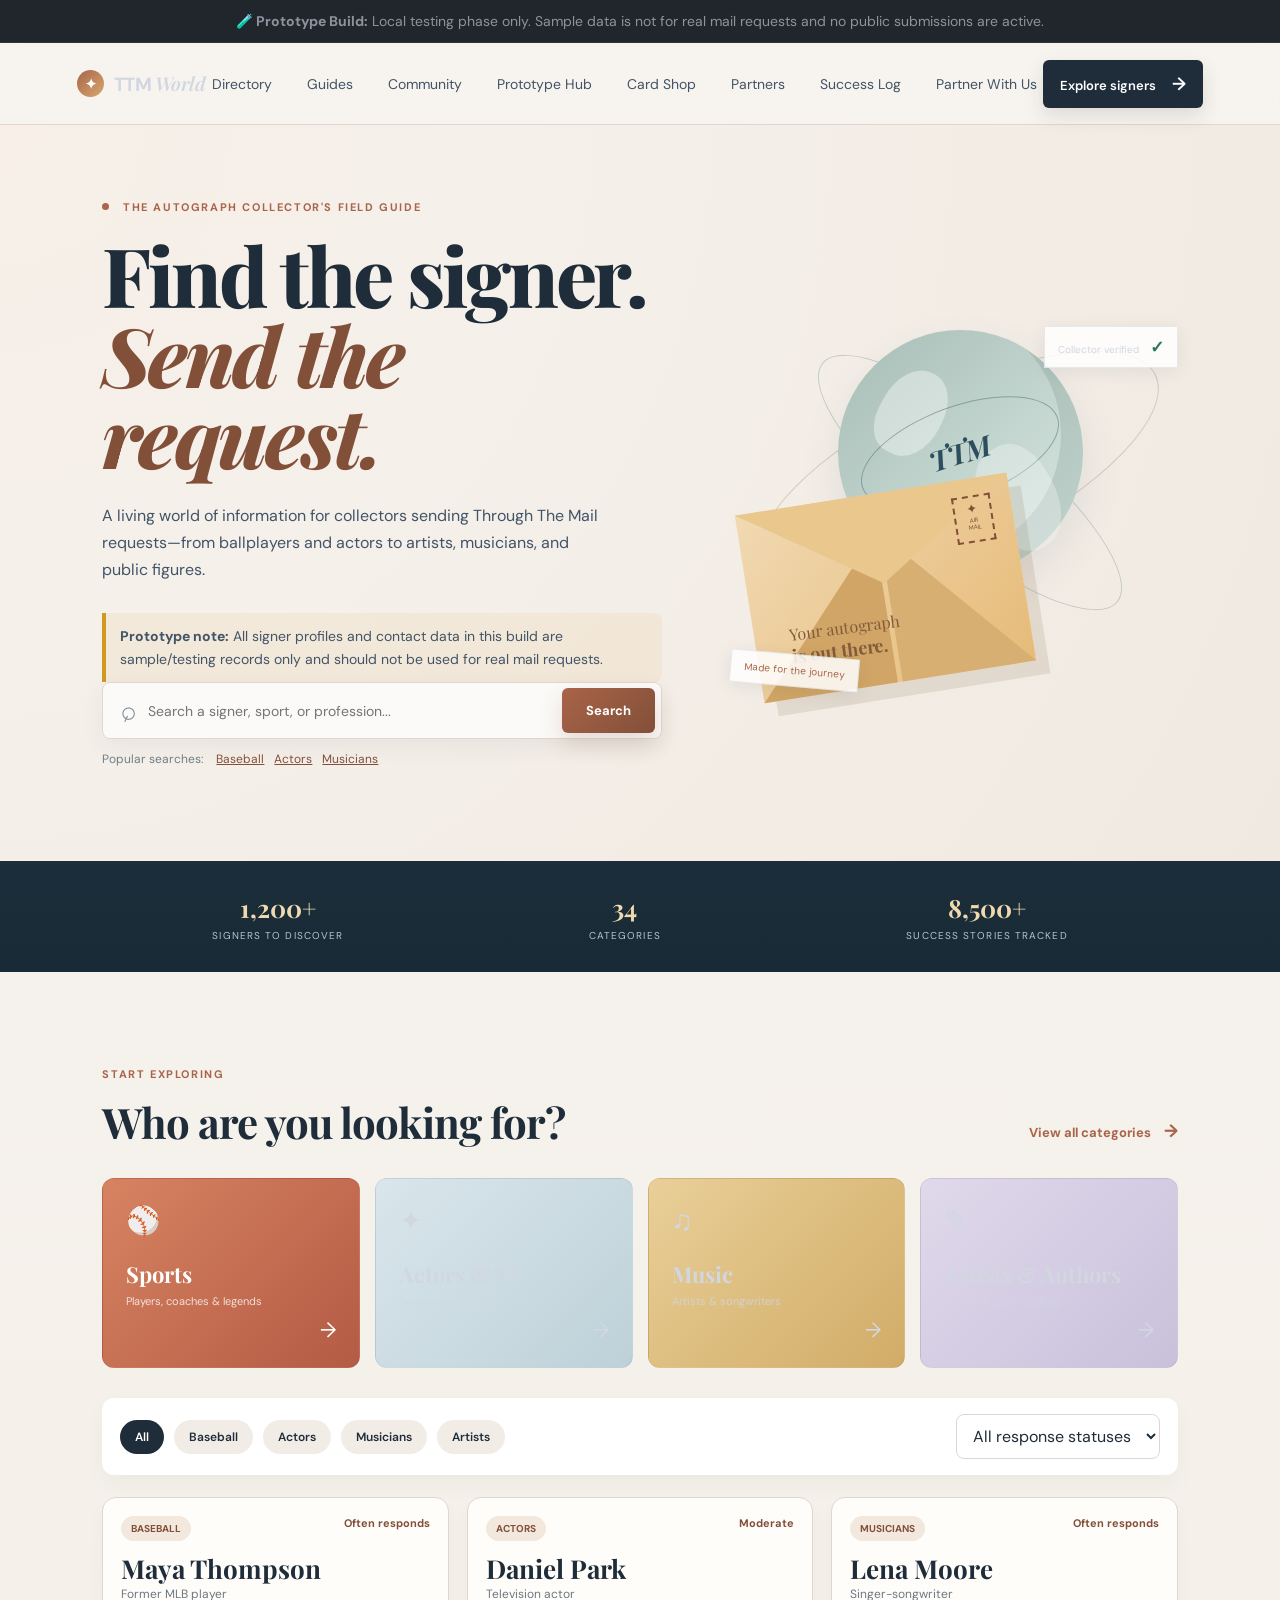
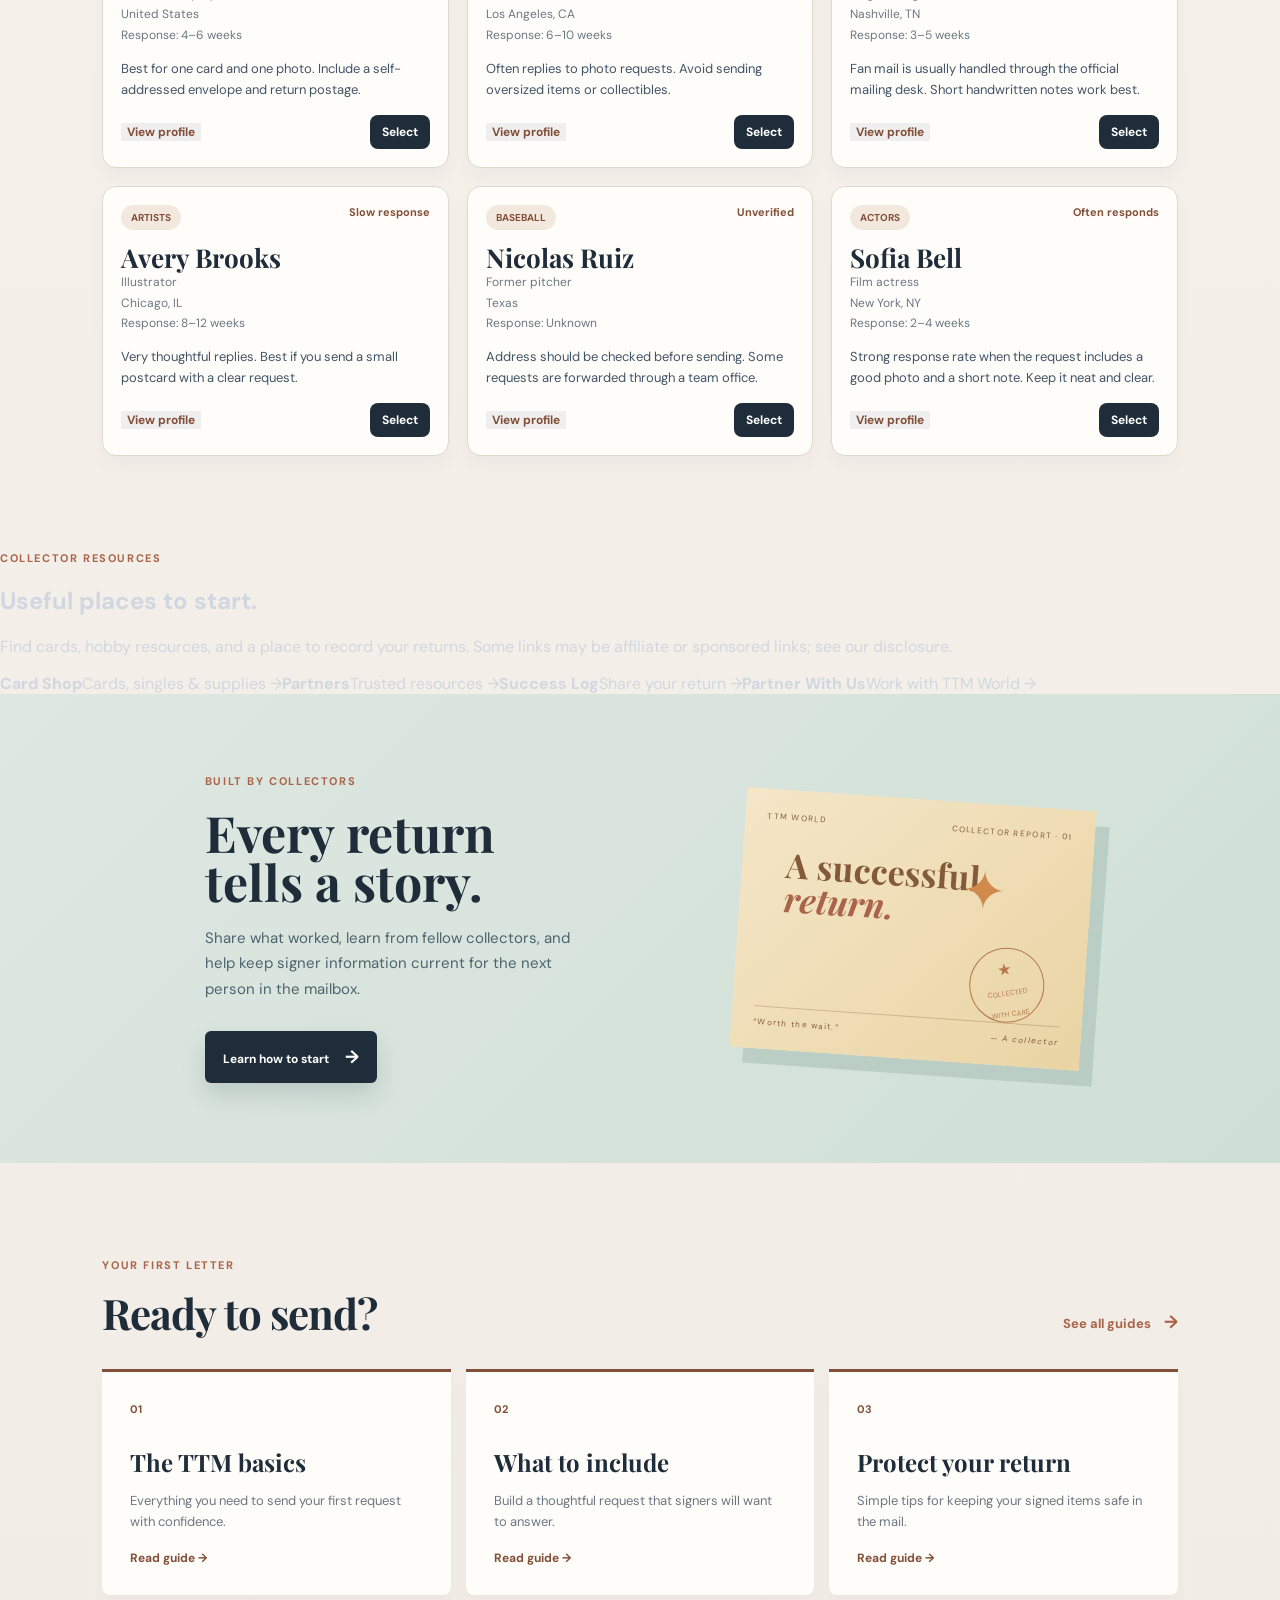
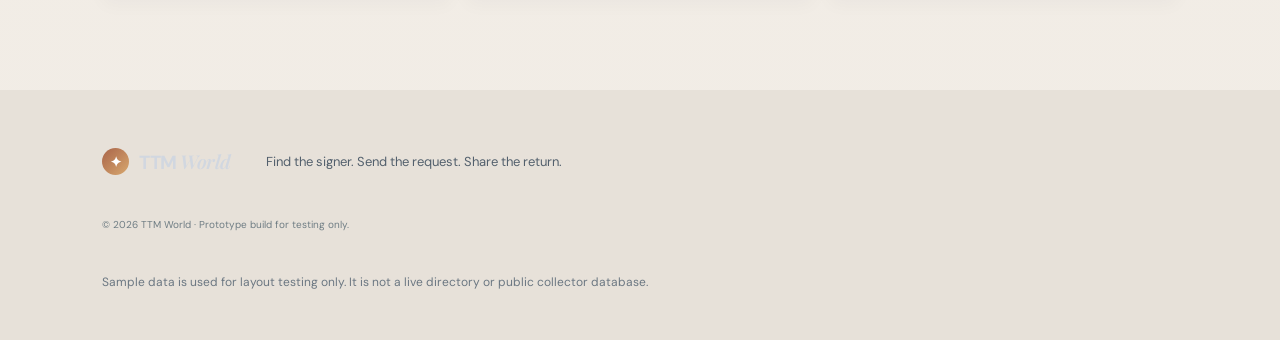
<file: index.html>
<!doctype html>
<html lang="en">
<head>
  <meta charset="UTF-8" />
  <meta name="viewport" content="width=device-width, initial-scale=1.0" />
  <meta name="description" content="TTM World prototype build for testing collector directory layouts and sample data only." />
  <title>TTM World | Prototype</title>
  <link rel="preconnect" href="https://fonts.googleapis.com" />
  <link rel="preconnect" href="https://fonts.gstatic.com" crossorigin />
  <link href="https://fonts.googleapis.com/css2?family=DM+Sans:wght@400;500;600;700&family=Playfair+Display:wght@600;700;800&display=swap" rel="stylesheet" />
  <link rel="stylesheet" href="styles.css" />
  <style>
    .prototype-banner {
      background: #21262d;
      border-bottom: 1px solid #30363d;
      padding: 12px 20px;
      text-align: center;
      font-size: 14px;
      color: #8b949e;
    }
    .prototype-note {
      margin-top: 18px;
      background: rgba(210, 153, 34, 0.08);
      border-left: 4px solid #d29922;
      padding: 12px 14px;
      border-radius: 0 8px 8px 0;
      color: #425467;
      max-width: 620px;
      line-height: 1.6;
      font-size: 14px;
    }
    .site-footer-note {
      color: #6b7782;
      font-size: 12px;
      margin-top: 8px;
    }
  </style>
</head>
<body>
  <div class="prototype-banner">
    <strong>🧪 Prototype Build:</strong> Local testing phase only. Sample data is not for real mail requests and no public submissions are active.
  </div>
 
  <header class="site-header">
    <a class="brand" href="#top" aria-label="TTM World home"><span class="brand-mark">✦</span><span>TTM <em>World</em></span></a>
    <nav class="main-nav" aria-label="Main navigation">
      <a href="#directory">Directory</a><a href="#guides">Guides</a><a href="#community">Community</a>
      <a href="prototype-hub.html">Prototype Hub</a>
    </nav>
    <a class="header-button" href="#directory">Explore signers <span>→</span></a>
  </header>

  <main id="top">
    <section class="hero">
      <div class="hero-copy">
        <p class="eyebrow"><span class="eyebrow-dot"></span> The autograph collector's field guide</p>
        <h1>Find the signer.<br /><span>Send the request.</span></h1>
        <p class="hero-text">A living world of information for collectors sending Through The Mail requests—from ballplayers and actors to artists, musicians, and public figures.</p>
        <div class="prototype-note">
          <strong>Prototype note:</strong> All signer profiles and contact data in this build are sample/testing records only and should not be used for real mail requests.
        </div>
        <form class="search-box" id="searchForm">
          <span class="search-icon">⌕</span>
          <input id="searchInput" type="search" placeholder="Search a signer, sport, or profession..." aria-label="Search signers" />
          <button type="submit">Search</button>
        </form>
        <p class="popular">Popular searches: <button data-search="Baseball">Baseball</button><button data-search="Actors">Actors</button><button data-search="Musicians">Musicians</button></p>
      </div>
      <div class="hero-art" aria-label="Illustration of an envelope and globe">
        <div class="orbit orbit-one"></div><div class="orbit orbit-two"></div>
        <div class="globe"><span>TTM</span><i></i></div>
        <div class="envelope"><div class="envelope-flap"></div><div class="stamp">✦<small>AIR<br />MAIL</small></div><div class="signature">Your autograph<br /><b>is out there.</b></div></div>
        <div class="art-note note-one">Collector verified <strong>✓</strong></div><div class="art-note note-two">Made for the journey</div>
      </div>
    </section>

    <section class="stats" aria-label="TTM World statistics"><div><strong>1,200+</strong><span>signers to discover</span></div><div><strong>34</strong><span>categories</span></div><div><strong>8,500+</strong><span>success stories tracked</span></div></section>

    <section class="section" id="directory">
      <div class="section-heading">
        <div>
          <p class="eyebrow">Start exploring</p>
          <h2>Who are you looking for?</h2>
        </div>
        <a class="text-link" href="#directory">View all categories <span>→</span></a>
      </div>

      <div class="category-grid">
        <button class="category-card coral" data-search="Baseball"><span class="category-icon">⚾</span><span><b>Sports</b><small>Players, coaches & legends</small></span><i>→</i></button>
        <button class="category-card blue" data-search="Actors"><span class="category-icon">✦</span><span><b>Actors & TV</b><small>Screen stars & performers</small></span><i>→</i></button>
        <button class="category-card gold" data-search="Musicians"><span class="category-icon">♫</span><span><b>Music</b><small>Artists & songwriters</small></span><i>→</i></button>
        <button class="category-card lavender" data-search="Artists"><span class="category-icon">✎</span><span><b>Artists & Authors</b><small>Creators & storytellers</small></span><i>→</i></button>
      </div>

      <div class="directory-panel">
        <div class="filter-bar">
          <div class="chip-group" id="categoryFilters">
            <button class="chip active" data-category="all">All</button>
            <button class="chip" data-category="Baseball">Baseball</button>
            <button class="chip" data-category="Actors">Actors</button>
            <button class="chip" data-category="Musicians">Musicians</button>
            <button class="chip" data-category="Artists">Artists</button>
          </div>
          <select id="statusFilter" aria-label="Choose response status">
            <option value="all">All response statuses</option>
            <option value="Often responds">Often responds</option>
            <option value="Moderate">Moderate</option>
            <option value="Slow response">Slow response</option>
            <option value="Unverified">Unverified</option>
          </select>
        </div>
        <div id="results" class="results-grid" aria-live="polite"></div>
      </div>
    </section>

    <section class="feature-section" id="community">
      <div class="feature-copy">
        <p class="eyebrow">Built by collectors</p>
        <h2>Every return tells a story.</h2>
        <p>Share what worked, learn from fellow collectors, and help keep signer information current for the next person in the mailbox.</p>
        <a class="dark-button" href="success-log.html">Learn how to start <span>→</span></a>
      </div>
      <div class="postcard">
        <div class="postcard-top"><span>TTM WORLD</span><span>COLLECTOR REPORT · 01</span></div>
        <div class="postcard-body"><div class="sun">✦</div><h3>A successful<br /><em>return.</em></h3><div class="postmark">★<br /><small>COLLECTED<br />WITH CARE</small></div></div>
        <div class="postcard-footer">“Worth the wait.” <span>— A collector</span></div>
      </div>
    </section>

    <section class="guides section" id="guides">
      <div class="section-heading">
        <div><p class="eyebrow">Your first letter</p><h2>Ready to send?</h2></div>
        <a class="text-link" href="#guides">See all guides <span>→</span></a>
      </div>
      <div class="guide-grid">
        <article>
          <span>01</span>
          <h3>The TTM basics</h3>
          <p>Everything you need to send your first request with confidence.</p>
          <a href="#guides">Read guide →</a>
        </article>
        <article>
          <span>02</span>
          <h3>What to include</h3>
          <p>Build a thoughtful request that signers will want to answer.</p>
          <a href="#guides">Read guide →</a>
        </article>
        <article>
          <span>03</span>
          <h3>Protect your return</h3>
          <p>Simple tips for keeping your signed items safe in the mail.</p>
          <a href="#guides">Read guide →</a>
        </article>
      </div>
    </section>
  </main>

  <footer>
    <a class="brand" href="#top"><span class="brand-mark">✦</span><span>TTM <em>World</em></span></a>
    <p>Find the signer. Send the request. Share the return.</p>
    <small>© 2026 TTM World · Prototype build for testing only.</small>
    <div class="site-footer-note">Sample data is used for layout testing only. It is not a live directory or public collector database.</div>
  </footer>

  <div class="modal-backdrop" id="modalBackdrop" aria-hidden="true" style="display: none;"></div>

  <div id="profileModal" class="modal hidden" aria-modal="true" role="dialog" aria-labelledby="profileTitle">
    <div class="modal-card">
      <button class="close-modal" id="closeModal" aria-label="Close profile">×</button>
      <div id="profileContent"></div>
    </div>
  </div>

  <script src="script.js"></script>
</body>
</html>
</file>
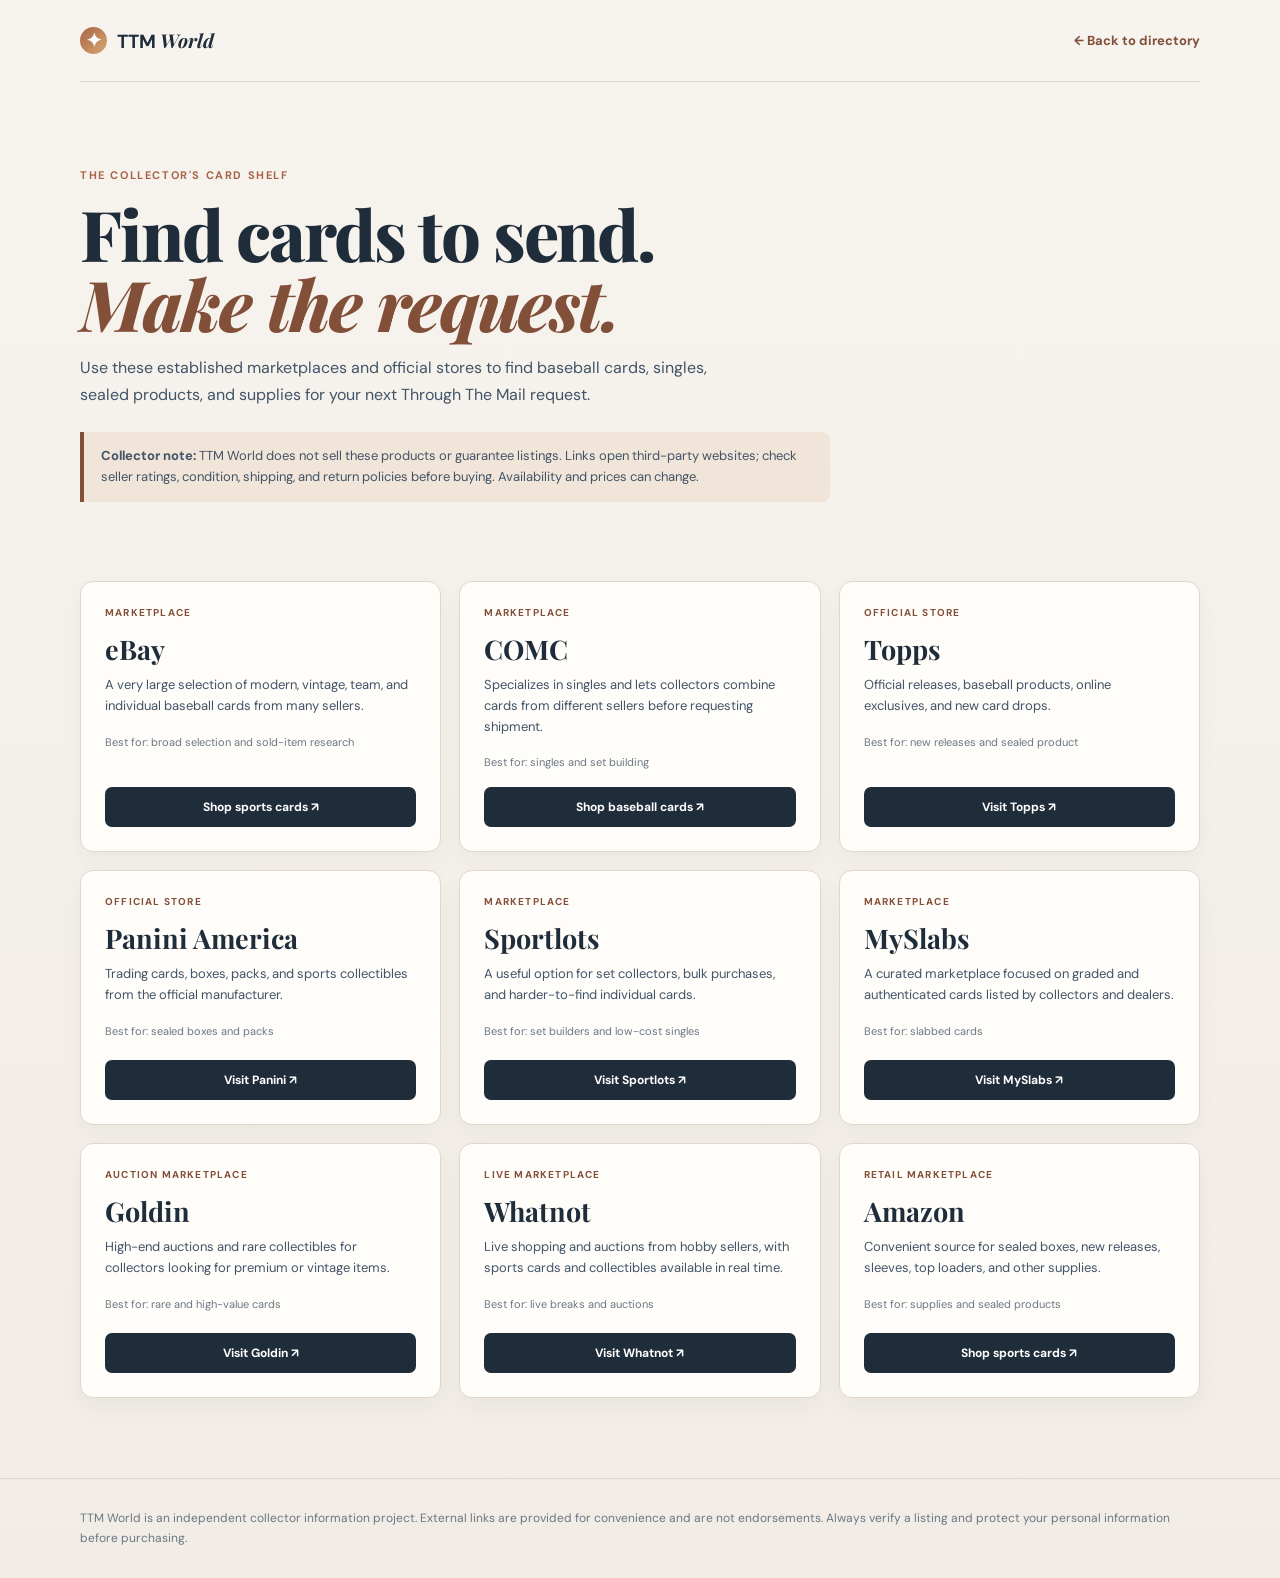
<file: card-shops.html>
<!doctype html>
<html lang="en">
<head>
  <meta charset="UTF-8" />
  <meta name="viewport" content="width=device-width, initial-scale=1.0" />
  <meta name="description" content="TTM World card shopping guide for autograph collectors." />
  <title>TTM World | Card Shop Guide</title>
  <link rel="preconnect" href="https://fonts.googleapis.com" />
  <link rel="preconnect" href="https://fonts.gstatic.com" crossorigin />
  <link href="https://fonts.googleapis.com/css2?family=DM+Sans:wght@400;500;600;700&family=Playfair+Display:wght@600;700;800&display=swap" rel="stylesheet" />
  <style>
    :root{--bg:#f5f0ea;--paper:#fffdfa;--ink:#1f2d3a;--soft:#425467;--muted:#6b7782;--line:#dfd7cf;--accent:#824f39;--accent2:#a96449;--gold:#d8a86f;--sage:#dfe9e2}
    *{box-sizing:border-box}html{scroll-behavior:smooth}body{margin:0;background:linear-gradient(180deg,#f7f3ee,#f1ece5);color:var(--ink);font-family:'DM Sans',sans-serif}.wrap{width:min(1120px,88vw);margin:auto}a{text-decoration:none;color:inherit}.site-header{height:82px;border-bottom:1px solid var(--line);display:flex;align-items:center;justify-content:space-between}.brand{display:flex;align-items:center;gap:10px;font-weight:700;font-size:19px}.brand em{font-family:'Playfair Display',serif;font-style:italic}.brand-mark{background:linear-gradient(135deg,var(--accent2),var(--gold));color:#fff;border-radius:50%;width:27px;height:27px;display:grid;place-items:center}.back{font-size:13px;color:var(--accent);font-weight:700}.hero{padding:75px 0 55px;max-width:750px}.eyebrow{text-transform:uppercase;letter-spacing:1.6px;color:var(--accent2);font-size:11px;font-weight:700}.hero h1{font:800 clamp(43px,6vw,70px)/1 'Playfair Display',serif;letter-spacing:-2px;margin:16px 0}.hero h1 em{color:var(--accent);font-style:italic}.hero p:not(.eyebrow){color:var(--soft);line-height:1.7;max-width:650px}.notice{background:#f1e4d8;border-left:4px solid var(--accent);padding:14px 17px;border-radius:0 8px 8px 0;color:var(--soft);font-size:13px;line-height:1.6;margin:24px 0}.shop-grid{display:grid;grid-template-columns:repeat(3,1fr);gap:18px;padding-bottom:80px}.shop-card{background:var(--paper);border:1px solid var(--line);border-radius:13px;padding:24px;display:flex;flex-direction:column;min-height:255px;box-shadow:0 9px 22px rgba(31,45,58,.04)}.shop-card .type{font-size:10px;color:var(--accent);text-transform:uppercase;letter-spacing:1.2px;font-weight:700}.shop-card h2{font:700 27px 'Playfair Display';margin:12px 0 8px}.shop-card p{font-size:13px;color:var(--soft);line-height:1.6;margin:0 0 18px}.shop-card .tag{font-size:11px;color:var(--muted);margin-bottom:18px}.shop-card .visit{margin-top:auto;background:var(--ink);color:#fff;padding:12px 14px;text-align:center;border-radius:7px;font-size:12px;font-weight:700}.shop-card .visit:hover{background:var(--accent)}.footer{border-top:1px solid var(--line);padding:30px 0;color:var(--muted);font-size:12px;line-height:1.6}.footer a{color:var(--accent);text-decoration:underline}@media(max-width:800px){.shop-grid{grid-template-columns:1fr 1fr}}@media(max-width:550px){.shop-grid{grid-template-columns:1fr}.site-header{height:72px}}
  </style>
</head>
<body>
  <header class="site-header wrap">
    <a class="brand" href="index.html"><span class="brand-mark">✦</span><span>TTM <em>World</em></span></a>
    <a class="back" href="index.html">← Back to directory</a>
  </header>
  <main class="wrap">
    <section class="hero">
      <p class="eyebrow">The collector's card shelf</p>
      <h1>Find cards to send.<br /><em>Make the request.</em></h1>
      <p>Use these established marketplaces and official stores to find baseball cards, singles, sealed products, and supplies for your next Through The Mail request.</p>
      <div class="notice"><strong>Collector note:</strong> TTM World does not sell these products or guarantee listings. Links open third-party websites; check seller ratings, condition, shipping, and return policies before buying. Availability and prices can change.</div>
    </section>
    <section class="shop-grid" aria-label="Card stores and marketplaces">
      <article class="shop-card"><span class="type">Marketplace</span><h2>eBay</h2><p>A very large selection of modern, vintage, team, and individual baseball cards from many sellers.</p><span class="tag">Best for: broad selection and sold-item research</span><a class="visit" href="https://www.ebay.com/b/Trading-Cards/261328/bn_7116866575" target="_blank" rel="noopener noreferrer">Shop sports cards ↗</a></article>
      <article class="shop-card"><span class="type">Marketplace</span><h2>COMC</h2><p>Specializes in singles and lets collectors combine cards from different sellers before requesting shipment.</p><span class="tag">Best for: singles and set building</span><a class="visit" href="https://www.comc.com/Cards/Buy-Baseball-Cards" target="_blank" rel="noopener noreferrer">Shop baseball cards ↗</a></article>
      <article class="shop-card"><span class="type">Official store</span><h2>Topps</h2><p>Official releases, baseball products, online exclusives, and new card drops.</p><span class="tag">Best for: new releases and sealed product</span><a class="visit" href="https://www.topps.com/" target="_blank" rel="noopener noreferrer">Visit Topps ↗</a></article>
      <article class="shop-card"><span class="type">Official store</span><h2>Panini America</h2><p>Trading cards, boxes, packs, and sports collectibles from the official manufacturer.</p><span class="tag">Best for: sealed boxes and packs</span><a class="visit" href="https://www.paniniamerica.net/cards/trading-cards.html" target="_blank" rel="noopener noreferrer">Visit Panini ↗</a></article>
      <article class="shop-card"><span class="type">Marketplace</span><h2>Sportlots</h2><p>A useful option for set collectors, bulk purchases, and harder-to-find individual cards.</p><span class="tag">Best for: set builders and low-cost singles</span><a class="visit" href="https://www.sportlots.com/" target="_blank" rel="noopener noreferrer">Visit Sportlots ↗</a></article>
      <article class="shop-card"><span class="type">Marketplace</span><h2>MySlabs</h2><p>A curated marketplace focused on graded and authenticated cards listed by collectors and dealers.</p><span class="tag">Best for: slabbed cards</span><a class="visit" href="https://www.myslabs.com/" target="_blank" rel="noopener noreferrer">Visit MySlabs ↗</a></article>
      <article class="shop-card"><span class="type">Auction marketplace</span><h2>Goldin</h2><p>High-end auctions and rare collectibles for collectors looking for premium or vintage items.</p><span class="tag">Best for: rare and high-value cards</span><a class="visit" href="https://goldin.co/" target="_blank" rel="noopener noreferrer">Visit Goldin ↗</a></article>
      <article class="shop-card"><span class="type">Live marketplace</span><h2>Whatnot</h2><p>Live shopping and auctions from hobby sellers, with sports cards and collectibles available in real time.</p><span class="tag">Best for: live breaks and auctions</span><a class="visit" href="https://www.whatnot.com/" target="_blank" rel="noopener noreferrer">Visit Whatnot ↗</a></article>
      <article class="shop-card"><span class="type">Retail marketplace</span><h2>Amazon</h2><p>Convenient source for sealed boxes, new releases, sleeves, top loaders, and other supplies.</p><span class="tag">Best for: supplies and sealed products</span><a class="visit" href="https://www.amazon.com/sports-cards/b?ie=UTF8&node=974758011" target="_blank" rel="noopener noreferrer">Shop sports cards ↗</a></article>
    </section>
  </main>
  <footer class="footer"><div class="wrap">TTM World is an independent collector information project. External links are provided for convenience and are not endorsements. Always verify a listing and protect your personal information before purchasing.</div></footer>
</body>
</html>
</file>
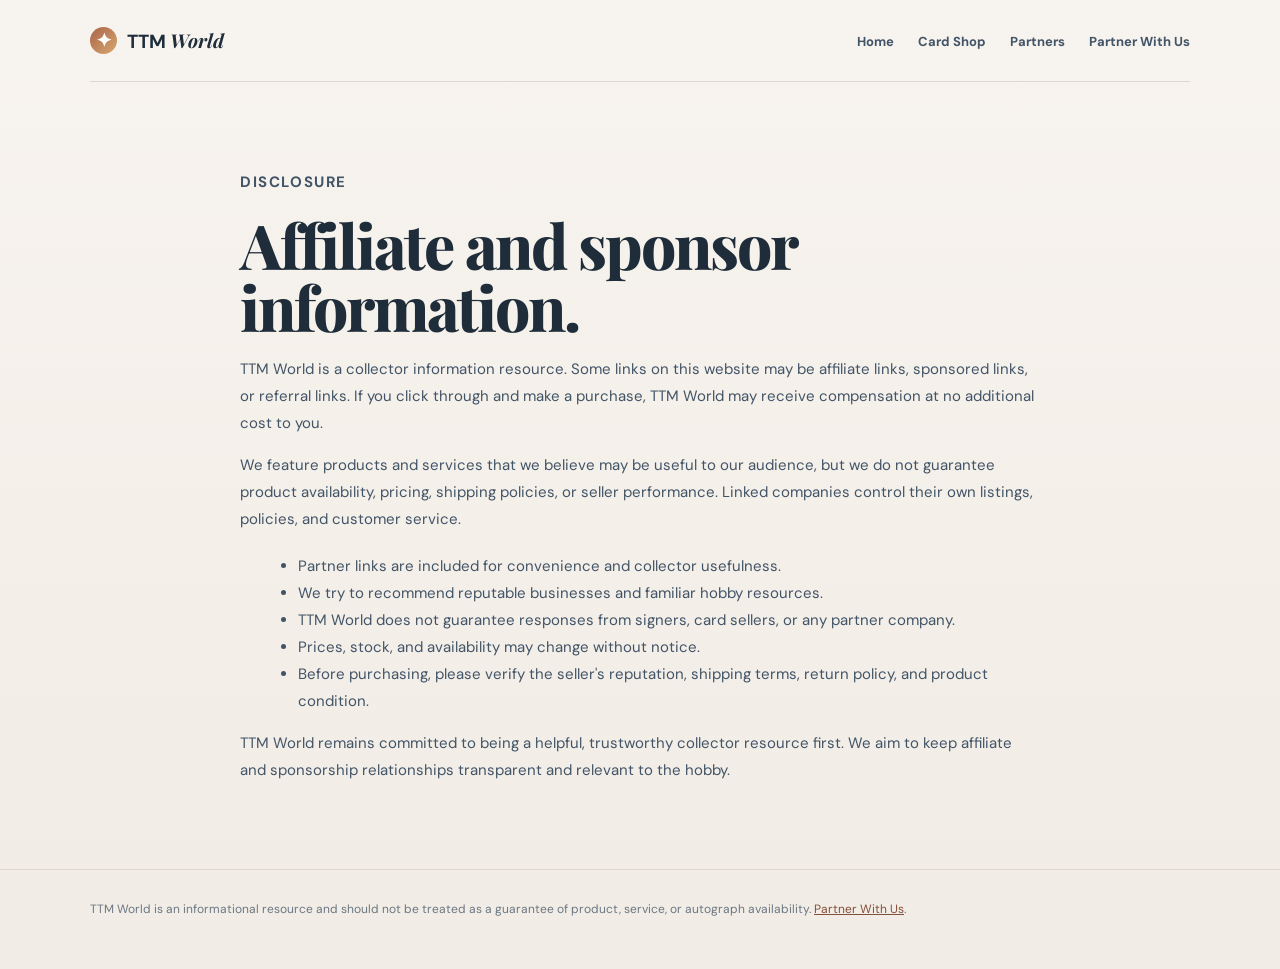
<file: disclosure.html>
<!doctype html>
<html lang="en">
<head>
  <meta charset="UTF-8" />
  <meta name="viewport" content="width=device-width, initial-scale=1.0" />
  <meta name="description" content="TTM World affiliate and sponsor disclosure for partner links and recommendations." />
  <title>TTM World | Disclosure</title>
  <link rel="preconnect" href="https://fonts.googleapis.com" />
  <link rel="preconnect" href="https://fonts.gstatic.com" crossorigin />
  <link href="https://fonts.googleapis.com/css2?family=DM+Sans:wght@400;500;600;700&family=Playfair+Display:wght@600;700;800&display=swap" rel="stylesheet" />
  <style>
    :root{--bg:#f5f0ea;--paper:#fffdfa;--ink:#1f2d3a;--soft:#425467;--muted:#6b7782;--line:#dfd7cf;--accent:#824f39;--accent2:#a96449;--gold:#d8a86f}
    *{box-sizing:border-box}body{margin:0;background:linear-gradient(180deg,#f7f3ee,#f1ece5);color:var(--ink);font-family:'DM Sans',sans-serif}a{text-decoration:none;color:inherit}.wrap{width:min(1100px,88vw);margin:auto}.site-header{height:82px;border-bottom:1px solid var(--line);display:flex;align-items:center;justify-content:space-between}.brand{display:flex;align-items:center;gap:10px;font-weight:700;font-size:19px}.brand em{font-family:'Playfair Display',serif;font-style:italic}.brand-mark{background:linear-gradient(135deg,var(--accent2),var(--gold));color:#fff;border-radius:50%;width:27px;height:27px;display:grid;place-items:center}.nav a{margin-left:20px;font-size:13px;color:var(--soft);font-weight:700}.content{padding:72px 0 70px;max-width:800px}.eyebrow{text-transform:uppercase;letter-spacing:1.6px;color:var(--accent2);font-size:11px;font-weight:700}.content h1{font:800 clamp(38px,5vw,62px)/1 'Playfair Display',serif;letter-spacing:-2px;margin:18px 0}.content p,li{font-size:15px;color:var(--soft);line-height:1.8}.content ul{margin:20px 0 0 18px}.footer{padding:30px 0 50px;border-top:1px solid var(--line);font-size:12px;color:var(--muted);line-height:1.6}.footer a{color:var(--accent);text-decoration:underline}@media(max-width:560px){.site-header{height:72px}.nav{display:none}}
  </style>
</head>
<body>
  <header class="site-header wrap">
    <a class="brand" href="index.html"><span class="brand-mark">✦</span><span>TTM <em>World</em></span></a>
    <nav class="nav" aria-label="Main navigation">
      <a href="index.html">Home</a>
      <a href="card-shops.html">Card Shop</a>
      <a href="partners.html">Partners</a>
      <a href="sponsor.html">Partner With Us</a>
    </nav>
  </header>

  <main class="wrap content">
    <p class="eyebrow">Disclosure</p>
    <h1>Affiliate and sponsor information.</h1>
    <p>TTM World is a collector information resource. Some links on this website may be affiliate links, sponsored links, or referral links. If you click through and make a purchase, TTM World may receive compensation at no additional cost to you.</p>
    <p>We feature products and services that we believe may be useful to our audience, but we do not guarantee product availability, pricing, shipping policies, or seller performance. Linked companies control their own listings, policies, and customer service.</p>
    <ul>
      <li>Partner links are included for convenience and collector usefulness.</li>
      <li>We try to recommend reputable businesses and familiar hobby resources.</li>
      <li>TTM World does not guarantee responses from signers, card sellers, or any partner company.</li>
      <li>Prices, stock, and availability may change without notice.</li>
      <li>Before purchasing, please verify the seller's reputation, shipping terms, return policy, and product condition.</li>
    </ul>
    <p>TTM World remains committed to being a helpful, trustworthy collector resource first. We aim to keep affiliate and sponsorship relationships transparent and relevant to the hobby.</p>
  </main>

  <footer class="footer"><div class="wrap">TTM World is an informational resource and should not be treated as a guarantee of product, service, or autograph availability. <a href="sponsor.html">Partner With Us</a>.</div></footer>
</body>
</html>
</file>
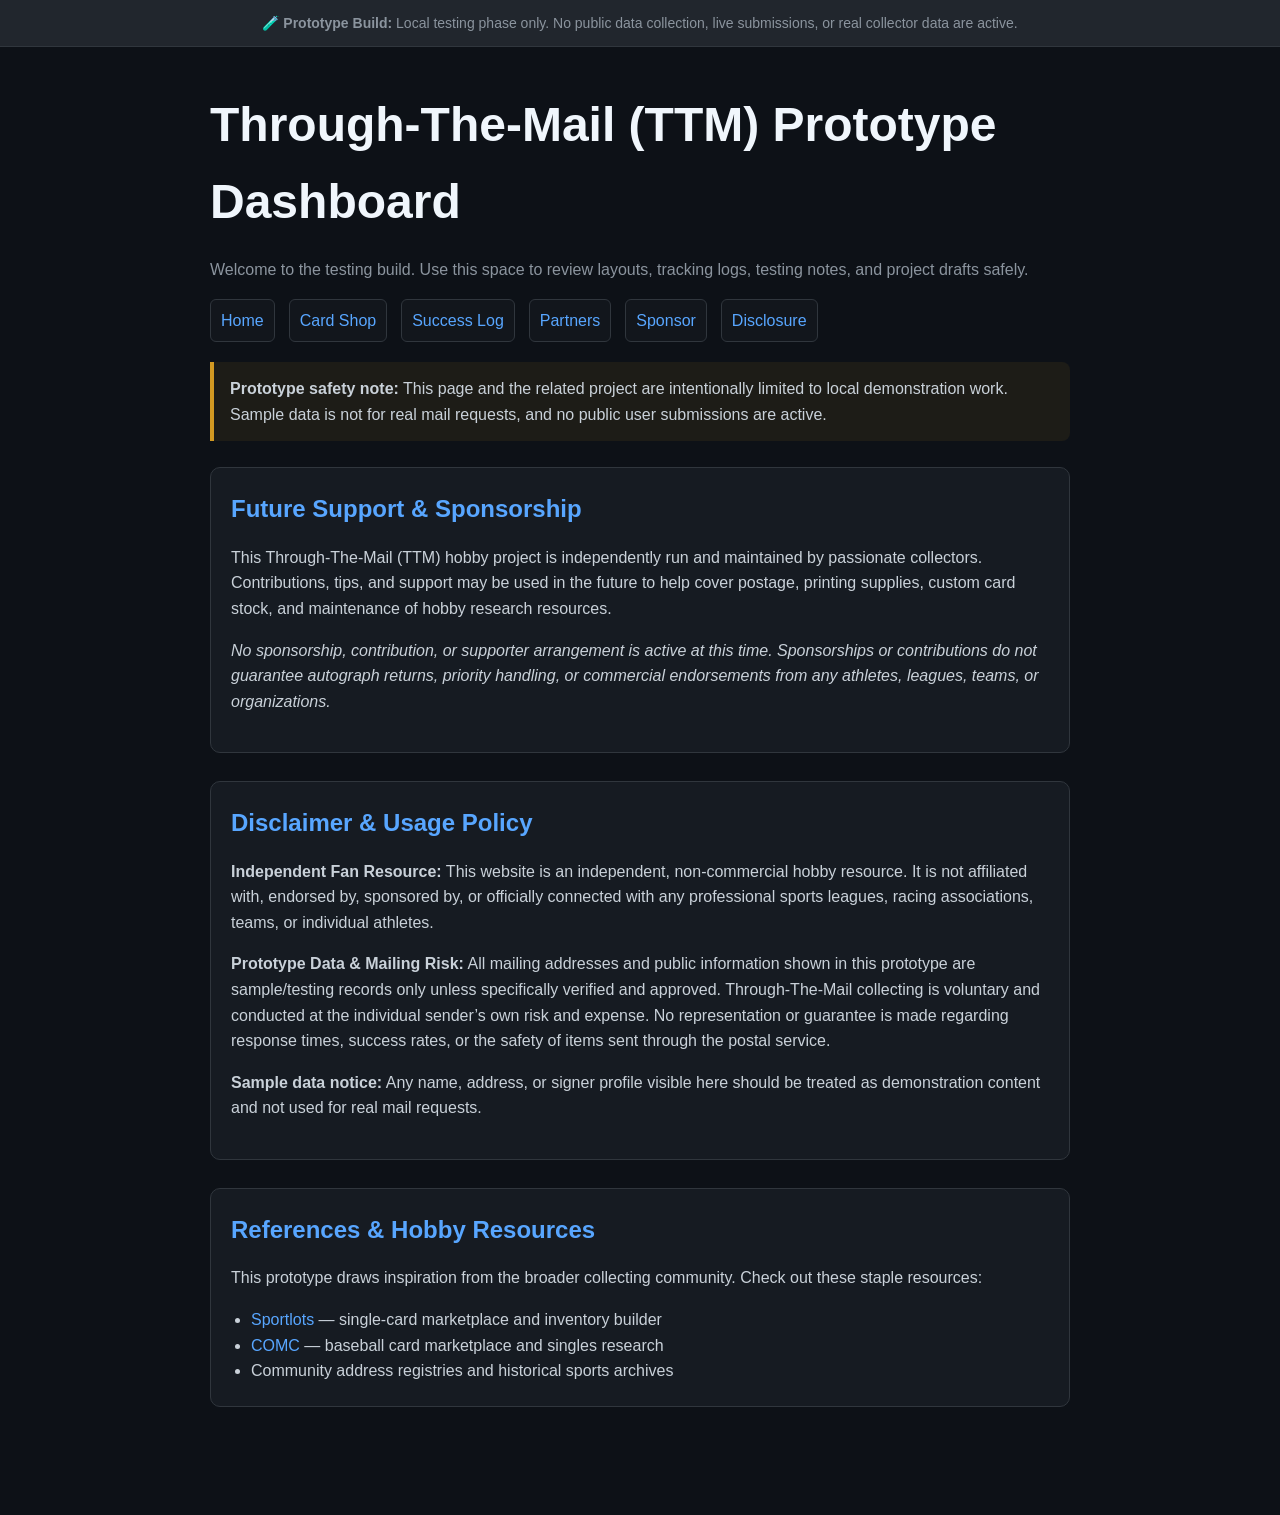
<file: prototype-hub.html>
<!DOCTYPE html>
<html lang="en">
<head>
  <meta charset="UTF-8">
  <meta name="viewport" content="width=device-width, initial-scale=1.0">
  <title>TTM Prototype Hub</title>
  <style>
    :root {
      --bg: #0d1117;
      --panel: #161b22;
      --panel-alt: #21262d;
      --border: #30363d;
      --text: #c9d1d9;
      --muted: #8b949e;
      --link: #58a6ff;
      --heading: #f0f6fc;
      --accent: #d29922;
    }

    * { box-sizing: border-box; }

    body {
      margin: 0;
      background-color: var(--bg);
      color: var(--text);
      font-family: -apple-system, BlinkMacSystemFont, "Segoe UI", Roboto, sans-serif;
      line-height: 1.6;
    }

    .prototype-banner {
      background: var(--panel-alt);
      border-bottom: 1px solid var(--border);
      padding: 12px 20px;
      text-align: center;
      font-size: 14px;
      color: var(--muted);
    }

    .container {
      max-width: 900px;
      margin: 40px auto;
      padding: 0 20px 40px;
    }

    h1, h2, h3 {
      color: var(--heading);
      margin-top: 0;
    }

    h1 {
      font-size: clamp(2rem, 4vw, 3rem);
      margin-bottom: 12px;
    }

    h2 {
      color: var(--link);
      margin-bottom: 12px;
    }

    .card {
      margin-bottom: 28px;
      padding: 22px 20px;
      background: var(--panel);
      border-radius: 10px;
      border: 1px solid var(--border);
    }

    a {
      color: var(--link);
      text-decoration: none;
    }

    a:hover {
      text-decoration: underline;
    }

    .muted {
      color: var(--muted);
    }

    .notice {
      border-left: 4px solid var(--accent);
      background: rgba(210, 153, 34, 0.08);
      padding: 14px 16px;
      border-radius: 0 8px 8px 0;
      margin: 20px 0 26px;
      color: var(--text);
    }

    ul {
      margin: 10px 0 0 20px;
      padding: 0;
    }

    .nav-links {
      display: flex;
      flex-wrap: wrap;
      gap: 10px 14px;
      margin-top: 16px;
    }

    .nav-links a {
      display: inline-block;
      padding: 8px 10px;
      border: 1px solid var(--border);
      border-radius: 6px;
      background: rgba(255,255,255,0.02);
    }
  </style>
</head>
<body>
  <div class="prototype-banner">
    <strong>🧪 Prototype Build:</strong> Local testing phase only. No public data collection, live submissions, or real collector data are active.
  </div>

  <main class="container">
    <h1>Through-The-Mail (TTM) Prototype Dashboard</h1>
    <p class="muted">Welcome to the testing build. Use this space to review layouts, tracking logs, testing notes, and project drafts safely.</p>

    <div class="nav-links">
      <a href="index.html">Home</a>
      <a href="card-shops.html">Card Shop</a>
      <a href="success-log.html">Success Log</a>
      <a href="partners.html">Partners</a>
      <a href="sponsor.html">Sponsor</a>
      <a href="disclosure.html">Disclosure</a>
    </div>

    <div class="notice">
      <strong>Prototype safety note:</strong> This page and the related project are intentionally limited to local demonstration work. Sample data is not for real mail requests, and no public user submissions are active.
    </div>

    <section id="sponsorship" class="card">
      <h2>Future Support & Sponsorship</h2>
      <p>This Through-The-Mail (TTM) hobby project is independently run and maintained by passionate collectors. Contributions, tips, and support may be used in the future to help cover postage, printing supplies, custom card stock, and maintenance of hobby research resources.</p>
      <p><em>No sponsorship, contribution, or supporter arrangement is active at this time. Sponsorships or contributions do not guarantee autograph returns, priority handling, or commercial endorsements from any athletes, leagues, teams, or organizations.</em></p>
    </section>

    <section id="disclaimer" class="card">
      <h2>Disclaimer & Usage Policy</h2>
      <p><strong>Independent Fan Resource:</strong> This website is an independent, non-commercial hobby resource. It is not affiliated with, endorsed by, sponsored by, or officially connected with any professional sports leagues, racing associations, teams, or individual athletes.</p>
      <p><strong>Prototype Data & Mailing Risk:</strong> All mailing addresses and public information shown in this prototype are sample/testing records only unless specifically verified and approved. Through-The-Mail collecting is voluntary and conducted at the individual sender’s own risk and expense. No representation or guarantee is made regarding response times, success rates, or the safety of items sent through the postal service.</p>
      <p><strong>Sample data notice:</strong> Any name, address, or signer profile visible here should be treated as demonstration content and not used for real mail requests.</p>
    </section>

    <section id="references" class="card">
      <h2>References & Hobby Resources</h2>
      <p>This prototype draws inspiration from the broader collecting community. Check out these staple resources:</p>
      <ul>
        <li><a href="https://www.sportlots.com" target="_blank" rel="noopener noreferrer">Sportlots</a> — single-card marketplace and inventory builder</li>
        <li><a href="https://www.comc.com/Cards/Buy-Baseball-Cards" target="_blank" rel="noopener noreferrer">COMC</a> — baseball card marketplace and singles research</li>
        <li>Community address registries and historical sports archives</li>
      </ul>
    </section>
  </main>
</body>
</html>
</file>
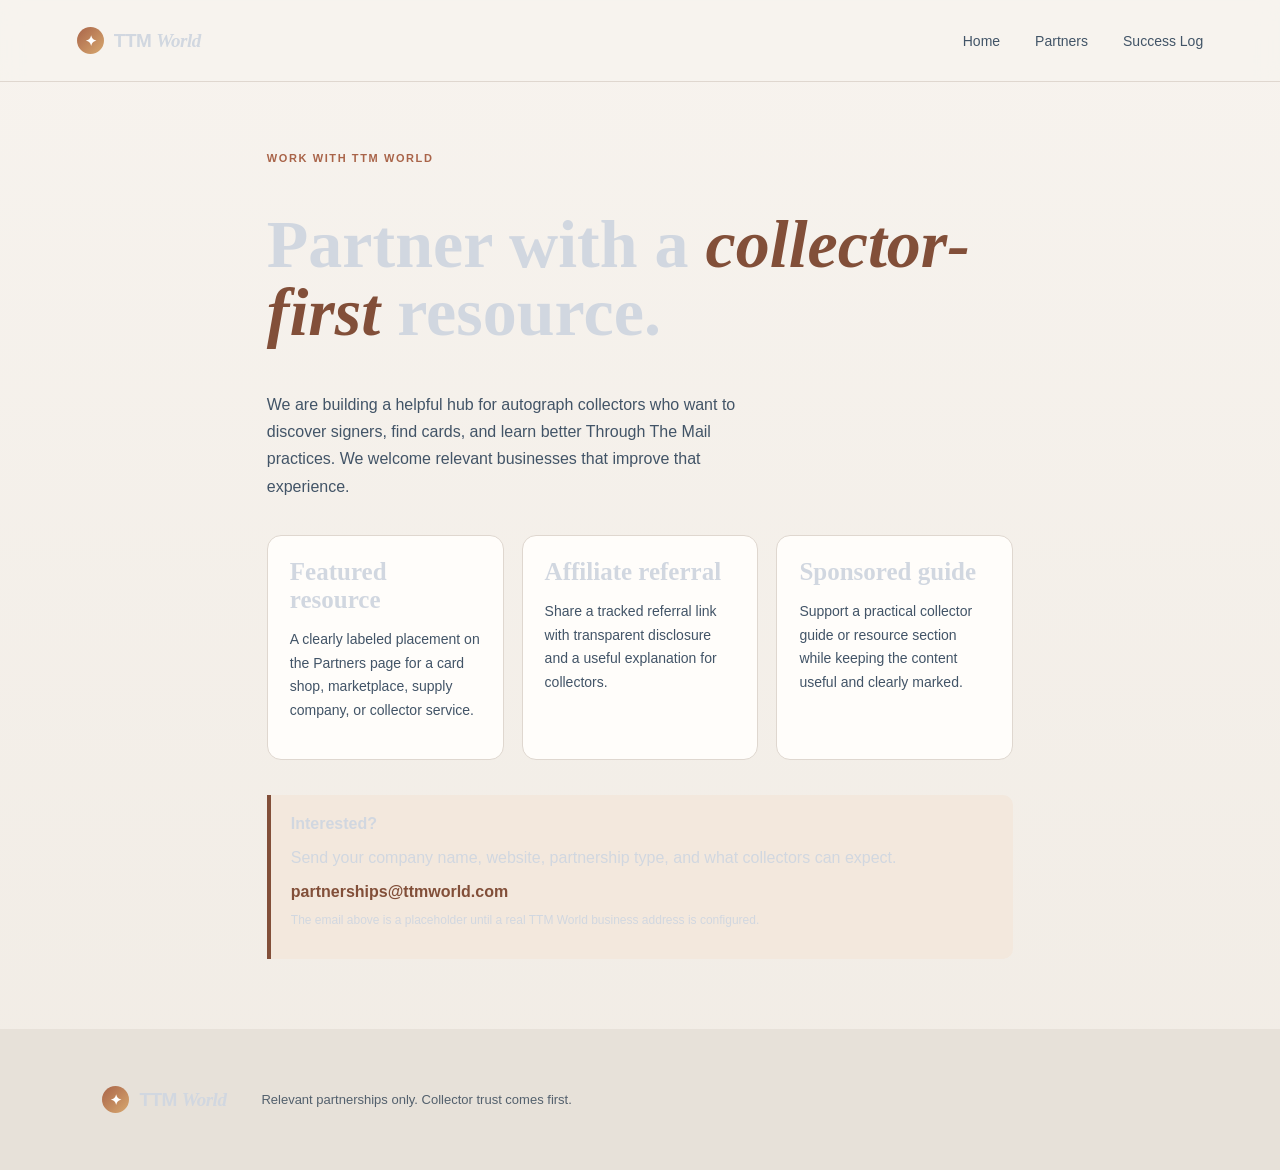
<file: sponsor.html>
<!doctype html><html lang="en"><head><meta charset="UTF-8"><meta name="viewport" content="width=device-width,initial-scale=1"><title>TTM World | Partner With Us</title><link rel="stylesheet" href="styles.css"><style>.simple-page{max-width:900px;margin:auto;padding:70px 6vw}.simple-page h1{font:700 clamp(40px,6vw,68px)/1 'Playfair Display',serif}.simple-page h1 em{color:var(--accent);font-style:italic}.package-grid{display:grid;grid-template-columns:repeat(3,1fr);gap:18px;margin:35px 0}.package{background:var(--paper);border:1px solid var(--line);border-radius:14px;padding:22px}.package h2{font:700 25px 'Playfair Display';margin:0 0 10px}.package p{font-size:14px;line-height:1.7;color:var(--ink-soft)}.contact{background:#f3e8dd;border-left:4px solid var(--accent);padding:20px;border-radius:0 10px 10px 0}.contact a{color:var(--accent);font-weight:700}@media(max-width:700px){.package-grid{grid-template-columns:1fr}}</style></head><body><header class="site-header"><a class="brand" href="index.html"><span class="brand-mark">✦</span><span>TTM <em>World</em></span></a><nav class="main-nav"><a href="index.html">Home</a><a href="partners.html">Partners</a><a href="success-log.html">Success Log</a></nav></header><main class="simple-page"><p class="eyebrow">Work with TTM World</p><h1>Partner with a <em>collector-first</em> resource.</h1><p class="hero-text">We are building a helpful hub for autograph collectors who want to discover signers, find cards, and learn better Through The Mail practices. We welcome relevant businesses that improve that experience.</p><div class="package-grid"><article class="package"><h2>Featured resource</h2><p>A clearly labeled placement on the Partners page for a card shop, marketplace, supply company, or collector service.</p></article><article class="package"><h2>Affiliate referral</h2><p>Share a tracked referral link with transparent disclosure and a useful explanation for collectors.</p></article><article class="package"><h2>Sponsored guide</h2><p>Support a practical collector guide or resource section while keeping the content useful and clearly marked.</p></article></div><div class="contact"><strong>Interested?</strong><p>Send your company name, website, partnership type, and what collectors can expect.</p><a href="mailto:partnerships@ttmworld.com">partnerships@ttmworld.com</a><p style="font-size:12px">The email above is a placeholder until a real TTM World business address is configured.</p></div></main><footer><a class="brand" href="index.html"><span class="brand-mark">✦</span><span>TTM <em>World</em></span></a><p>Relevant partnerships only. Collector trust comes first.</p></footer></body></html>
</file>
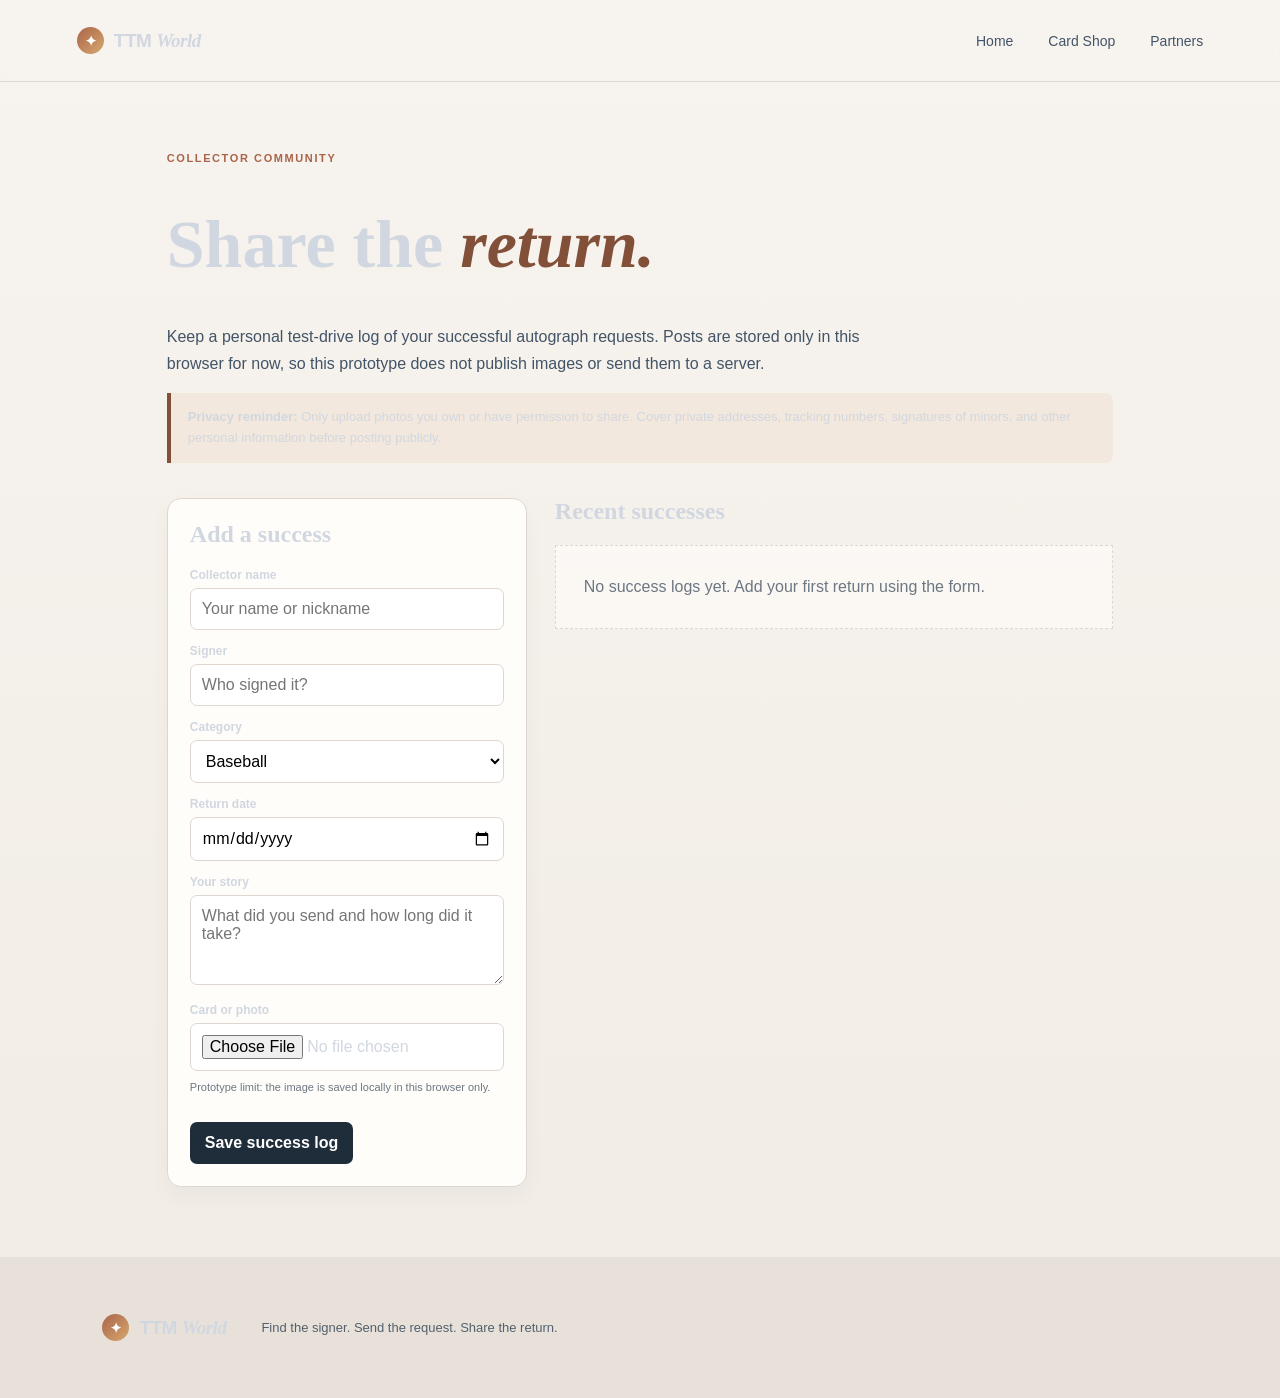
<file: success-log.html>
<!doctype html><html lang="en"><head><meta charset="UTF-8"><meta name="viewport" content="width=device-width,initial-scale=1"><title>TTM World | Success Log</title><link rel="stylesheet" href="styles.css"><style>.log-page{max-width:1100px;margin:auto;padding:70px 6vw}.log-page h1{font:700 clamp(40px,6vw,68px)/1 'Playfair Display',serif}.log-page h1 em{color:var(--accent);font-style:italic}.log-intro{max-width:700px;color:var(--ink-soft);line-height:1.7}.log-layout{display:grid;grid-template-columns:360px 1fr;gap:28px;margin-top:35px}.log-form,.success-card{background:var(--paper);border:1px solid var(--line);border-radius:14px;padding:22px;box-shadow:0 9px 22px rgba(31,45,58,.04)}.log-form label{display:block;font-size:12px;font-weight:700;margin:14px 0 6px}.log-form input,.log-form textarea,.log-form select{width:100%;padding:11px;border:1px solid var(--line);border-radius:7px;background:#fff;font:inherit}.log-form textarea{min-height:90px;resize:vertical}.log-form button{margin-top:16px;background:var(--ink);color:#fff;border:0;border-radius:7px;padding:12px 15px;font-weight:700}.photo-note{font-size:11px;color:var(--muted);line-height:1.5;margin-top:8px}.success-list{display:grid;gap:16px}.success-card h2{font:700 25px 'Playfair Display';margin:8px 0}.success-card p{color:var(--ink-soft);line-height:1.6;font-size:13px}.success-meta{display:flex;gap:8px;flex-wrap:wrap;color:var(--muted);font-size:11px}.success-card img{max-width:100%;max-height:260px;object-fit:contain;border-radius:8px;margin-top:12px}.empty-log{padding:28px;background:rgba(255,253,250,.65);border:1px dashed var(--line);color:var(--muted);line-height:1.6}@media(max-width:800px){.log-layout{grid-template-columns:1fr}}</style></head><body><header class="site-header"><a class="brand" href="index.html"><span class="brand-mark">✦</span><span>TTM <em>World</em></span></a><nav class="main-nav"><a href="index.html">Home</a><a href="card-shops.html">Card Shop</a><a href="partners.html">Partners</a></nav></header><main class="log-page"><p class="eyebrow">Collector community</p><h1>Share the <em>return.</em></h1><p class="log-intro">Keep a personal test-drive log of your successful autograph requests. Posts are stored only in this browser for now, so this prototype does not publish images or send them to a server.</p><div class="notice" style="background:#f3e8dd;border-left:4px solid var(--accent);padding:14px 17px;border-radius:0 8px 8px 0;color:var(--soft);font-size:13px;line-height:1.6"><strong>Privacy reminder:</strong> Only upload photos you own or have permission to share. Cover private addresses, tracking numbers, signatures of minors, and other personal information before posting publicly.</div><div class="log-layout"><form class="log-form" id="successForm"><h2 style="font-family:'Playfair Display',serif;margin-top:0">Add a success</h2><label for="collector">Collector name</label><input id="collector" required placeholder="Your name or nickname"><label for="signer">Signer</label><input id="signer" required placeholder="Who signed it?"><label for="category">Category</label><select id="category"><option>Baseball</option><option>Sports</option><option>Actors</option><option>Musicians</option><option>Artists</option><option>Other</option></select><label for="date">Return date</label><input id="date" type="date"><label for="story">Your story</label><textarea id="story" required placeholder="What did you send and how long did it take?"></textarea><label for="photo">Card or photo</label><input id="photo" type="file" accept="image/png,image/jpeg,image/webp"><p class="photo-note">Prototype limit: the image is saved locally in this browser only.</p><button type="submit">Save success log</button></form><section><h2 style="font-family:'Playfair Display',serif;margin-top:0">Recent successes</h2><div id="successList" class="success-list"></div></section></div></main><footer><a class="brand" href="index.html"><span class="brand-mark">✦</span><span>TTM <em>World</em></span></a><p>Find the signer. Send the request. Share the return.</p></footer><script>const key='ttmWorldSuccesses';const form=document.querySelector('#successForm');const list=document.querySelector('#successList');function getLogs(){try{return JSON.parse(localStorage.getItem(key)||'[]')}catch{return[]}}function render(){const logs=getLogs();if(!logs.length){list.innerHTML='<div class="empty-log">No success logs yet. Add your first return using the form.</div>';return}list.innerHTML=logs.map(log=>`<article class="success-card"><div class="success-meta"><span>${log.category}</span><span>•</span><span>${log.date||'Date not added'}</span><span>•</span><span>By ${escapeHtml(log.collector)}</span></div><h2>${escapeHtml(log.signer)}</h2><p>${escapeHtml(log.story)}</p>${log.photo?`<img src="${log.photo}" alt="Collector-submitted card or autograph photo">`:''}</article>`).join('')}function escapeHtml(value){return String(value).replace(/[&<>'"]/g,c=>({'&':'&amp;','<':'&lt;','>':'&gt;',"'":'&#39;','"':'&quot;'}[c]))}form.addEventListener('submit',event=>{event.preventDefault();const file=document.querySelector('#photo').files[0];const save=photo=>{const logs=getLogs();logs.unshift({collector:document.querySelector('#collector').value,signer:document.querySelector('#signer').value,category:document.querySelector('#category').value,date:document.querySelector('#date').value,story:document.querySelector('#story').value,photo});try{localStorage.setItem(key,JSON.stringify(logs));form.reset();render()}catch{alert('This image is too large for browser storage. Try a smaller photo.')}};if(file){const reader=new FileReader();reader.onload=()=>save(reader.result);reader.readAsDataURL(file)}else save('')});render();</script></body></html>
</file>
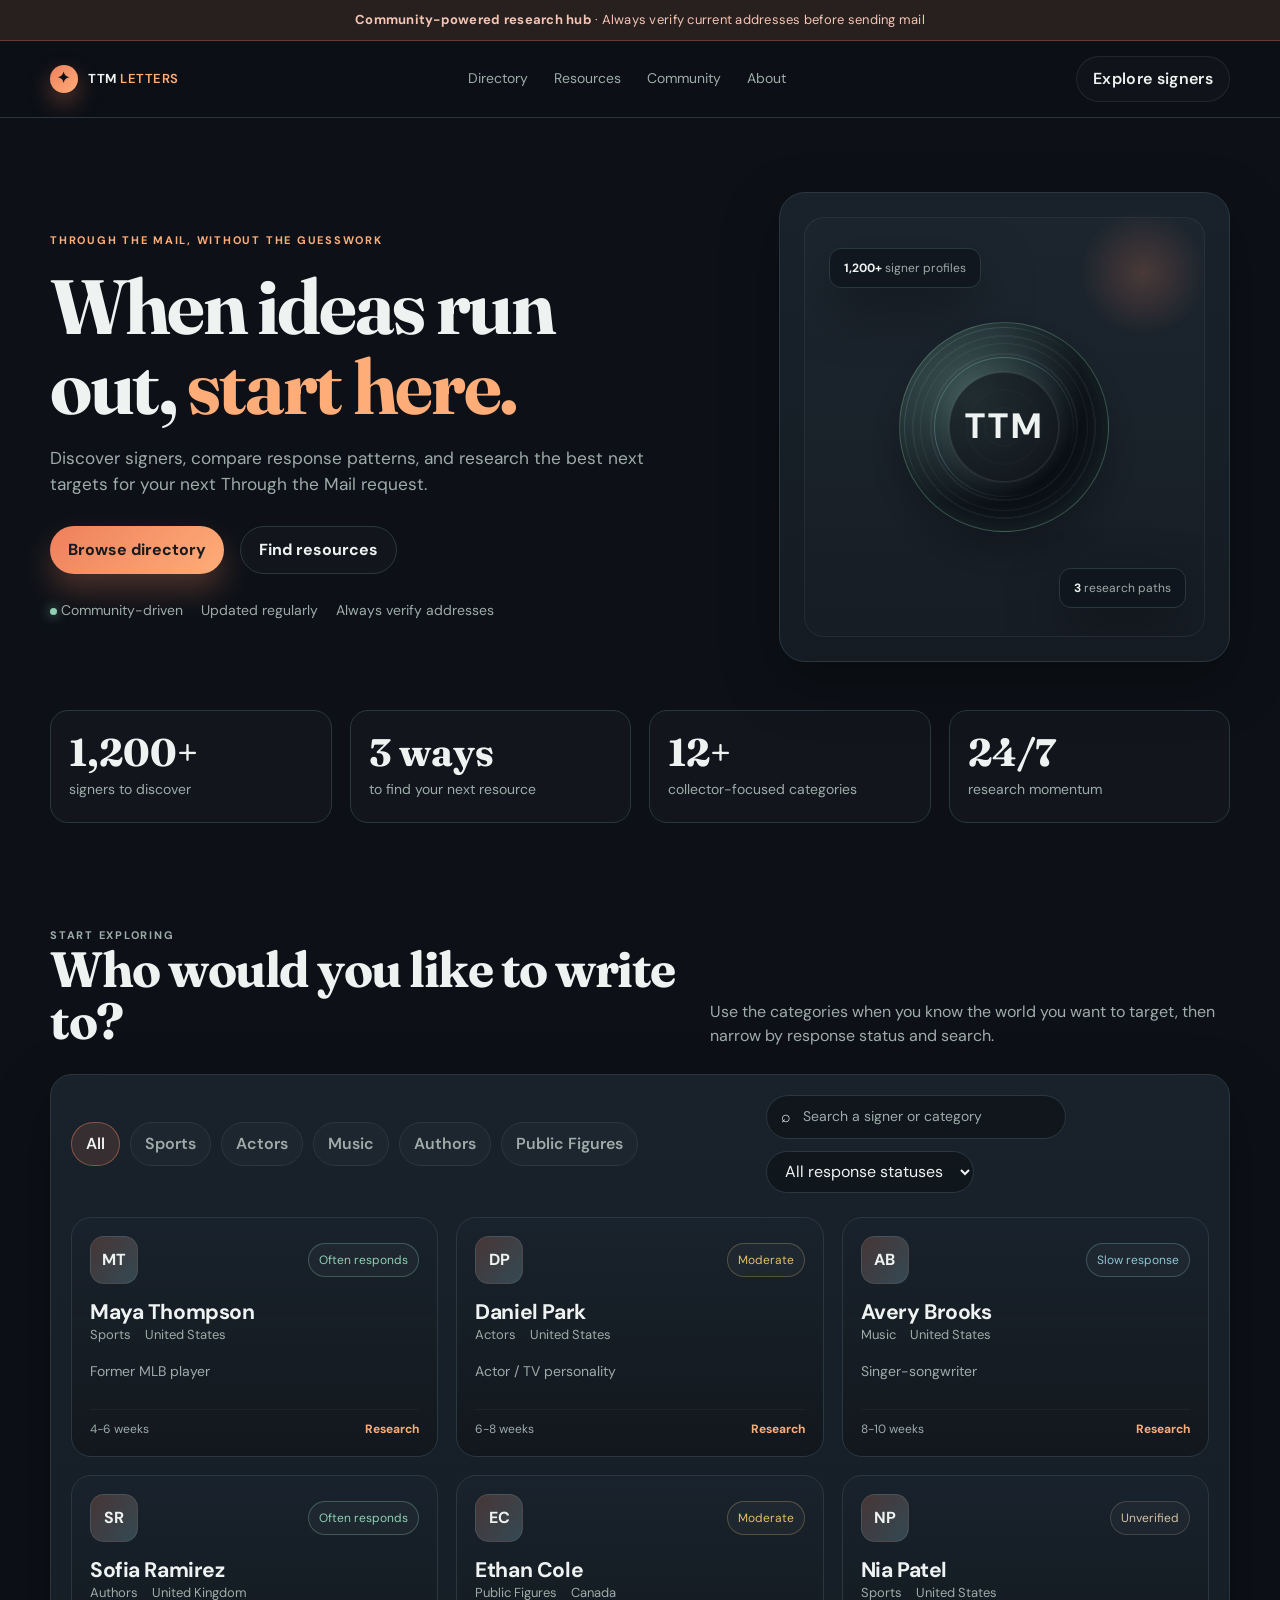
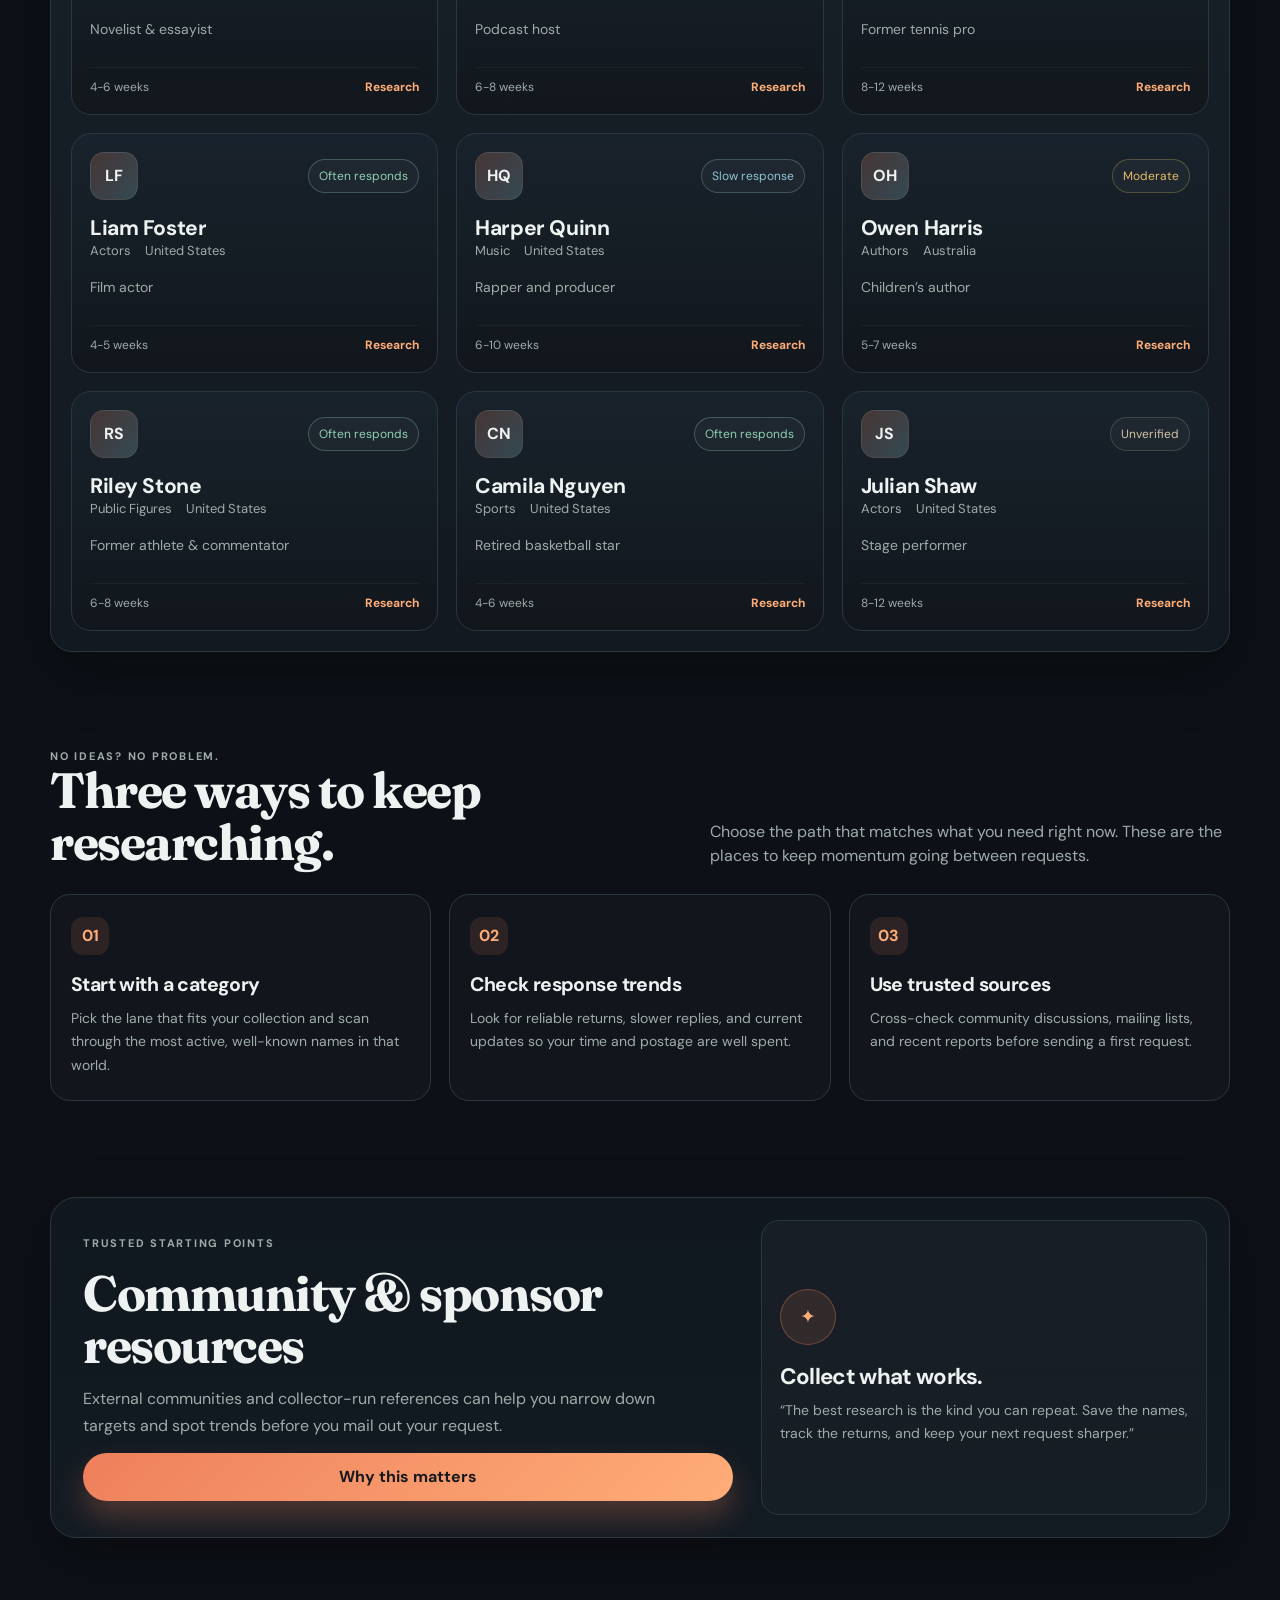
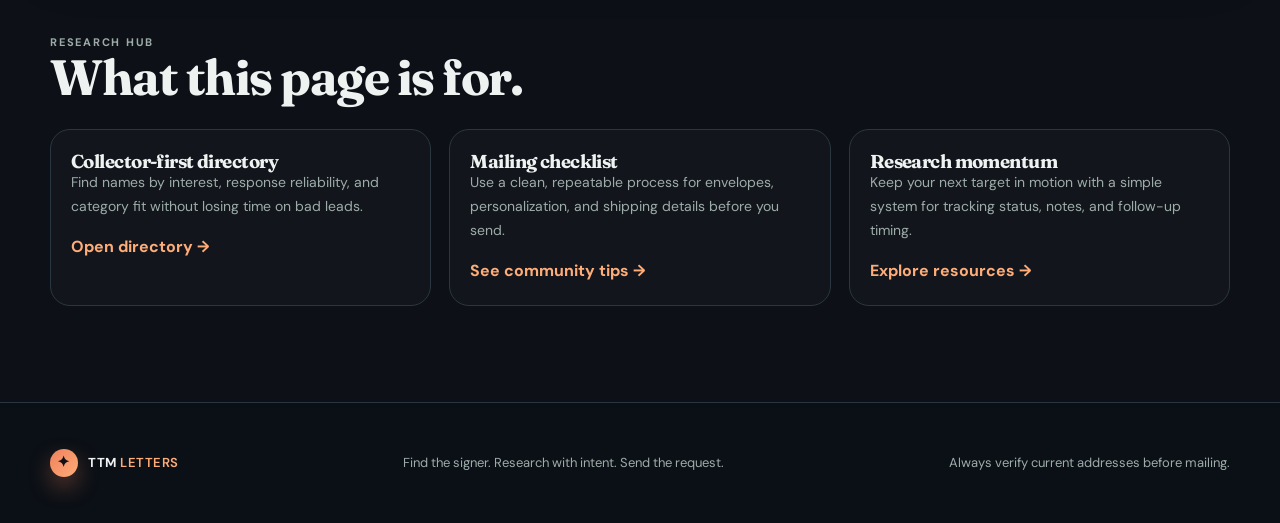
<file: through-the-mail.html>
<!doctype html>
<html lang="en">
<head>
  <meta charset="utf-8">
  <meta name="viewport" content="width=device-width, initial-scale=1">
  <meta name="description" content="A dark, collector-first Through the Mail signer directory and research hub.">
  <title>TTM Letters — Signers & Research Hub</title>
  <link rel="preconnect" href="https://fonts.googleapis.com">
  <link rel="preconnect" href="https://fonts.gstatic.com" crossorigin>
  <link href="https://fonts.googleapis.com/css2?family=DM+Sans:wght@400;500;600;700&family=Fraunces:opsz,wght@9..144,600;9..144,700&display=swap" rel="stylesheet">
  <style>
    :root {
      --bg: #0d1117;
      --panel: #141b23;
      --panel-strong: #1a2430;
      --panel-soft: #1e2a35;
      --ink: #eef3f1;
      --muted: #9eaca9;
      --line: #2b3740;
      --orange: #ee805c;
      --orange-2: #ffad78;
      --mint: #8fd0b2;
      --yellow: #e6bd68;
      --blue: #8ec6d5;
      --shadow: 0 20px 55px rgba(0,0,0,.35);
      --radius: 18px;
    }

    * { box-sizing: border-box; }
    html { scroll-behavior: smooth; }
    body {
      margin: 0;
      background: var(--bg);
      color: var(--ink);
      font-family: "DM Sans", sans-serif;
      line-height: 1.5;
    }

    a { color: inherit; text-decoration: none; }
    button, input, select { font: inherit; }

    .wrap {
      width: min(1180px, calc(100% - 40px));
      margin: 0 auto;
    }

    .notice {
      background: rgba(238,128,92,.12);
      border-bottom: 1px solid rgba(238,128,92,.3);
      color: #f5c5b4;
      text-align: center;
      padding: 10px 18px;
      font-size: 13px;
      letter-spacing: .02em;
    }

    .site-header {
      position: sticky;
      top: 0;
      z-index: 20;
      background: rgba(13,17,23,.82);
      backdrop-filter: blur(18px);
      border-bottom: 1px solid var(--line);
    }

    .header-row {
      display: flex;
      align-items: center;
      justify-content: space-between;
      gap: 26px;
      min-height: 76px;
    }

    .logo {
      display: inline-flex;
      align-items: center;
      gap: 10px;
      font-weight: 700;
      letter-spacing: .04em;
      text-transform: uppercase;
      font-size: 13px;
    }

    .logo-mark {
      display: inline-grid;
      place-items: center;
      width: 28px;
      height: 28px;
      border-radius: 50%;
      background: linear-gradient(135deg, var(--orange), var(--orange-2));
      color: var(--bg);
      font-size: 15px;
      box-shadow: 0 10px 22px rgba(238,128,92,.35);
    }

    .logo em {
      font-style: normal;
      color: var(--orange-2);
      font-weight: 600;
    }

    nav {
      display: flex;
      align-items: center;
      gap: 26px;
      color: var(--muted);
      font-size: 14px;
    }

    nav a {
      transition: color .2s ease;
    }

    nav a:hover { color: var(--ink); }

    .header-btn {
      display: inline-flex;
      align-items: center;
      justify-content: center;
      border: 1px solid rgba(255,255,255,.08);
      background: rgba(255,255,255,.02);
      color: var(--ink);
      border-radius: 999px;
      padding: 10px 16px;
      font-weight: 600;
      letter-spacing: .02em;
      transition: transform .2s ease, border-color .2s ease;
    }

    .header-btn:hover {
      transform: translateY(-1px);
      border-color: rgba(238,128,92,.4);
    }

    .hero {
      padding: 74px 0 30px;
    }

    .hero-grid {
      display: grid;
      grid-template-columns: 1.2fr .8fr;
      gap: 52px;
      align-items: center;
    }

    .eyebrow {
      margin: 0 0 18px;
      color: var(--orange-2);
      text-transform: uppercase;
      letter-spacing: .16em;
      font-size: 11px;
      font-weight: 700;
    }

    h1, h2, h3 {
      margin: 0;
      line-height: 1.05;
      letter-spacing: -.03em;
      font-family: "Fraunces", serif;
      font-weight: 700;
    }

    h1 {
      font-size: clamp(3.2rem, 6vw, 6rem);
      max-width: 540px;
      margin-bottom: 18px;
    }

    h1 em {
      font-style: normal;
      color: var(--orange-2);
    }

    .hero-copy p.lead {
      margin: 0;
      max-width: 600px;
      font-size: 1.08rem;
      color: var(--muted);
    }

    .hero-actions {
      display: flex;
      gap: 16px;
      flex-wrap: wrap;
      margin-top: 28px;
    }

    .primary-btn, .secondary-btn {
      display: inline-flex;
      align-items: center;
      justify-content: center;
      gap: 8px;
      min-height: 48px;
      border-radius: 999px;
      padding: 0 18px;
      font-weight: 700;
      transition: transform .2s ease, box-shadow .2s ease;
    }

    .primary-btn {
      background: linear-gradient(135deg, var(--orange), var(--orange-2));
      color: #161a1f;
      box-shadow: 0 16px 30px rgba(238,128,92,.28);
    }

    .secondary-btn {
      border: 1px solid var(--line);
      color: var(--ink);
      background: rgba(255,255,255,.02);
    }

    .primary-btn:hover, .secondary-btn:hover {
      transform: translateY(-1px);
    }

    .hero-meta {
      display: flex;
      align-items: center;
      gap: 18px;
      flex-wrap: wrap;
      margin-top: 26px;
      color: var(--muted);
      font-size: 14px;
    }

    .hero-meta .dot {
      width: 7px;
      height: 7px;
      border-radius: 50%;
      background: var(--mint);
      display: inline-block;
      box-shadow: 0 0 12px rgba(143,208,178,.8);
    }

    .hero-card {
      position: relative;
      background: linear-gradient(180deg, rgba(25,35,45,.94), rgba(20,27,35,.96));
      border: 1px solid var(--line);
      border-radius: 26px;
      padding: 24px;
      box-shadow: var(--shadow);
      overflow: hidden;
    }

    .hero-card::before {
      content: "";
      position: absolute;
      inset: 12px 18px auto auto;
      width: 136px;
      height: 136px;
      background: radial-gradient(circle, rgba(238,128,92,.22) 0%, rgba(238,128,92,0) 65%);
      border-radius: 50%;
      pointer-events: none;
    }

    .map-shell {
      position: relative;
      height: 420px;
      border-radius: 20px;
      background: linear-gradient(180deg, rgba(255,255,255,.02), rgba(255,255,255,.01));
      border: 1px solid rgba(255,255,255,.05);
      overflow: hidden;
    }

    .globe {
      position: absolute;
      left: 50%;
      top: 50%;
      transform: translate(-50%, -50%);
      width: 210px;
      height: 210px;
      border-radius: 50%;
      background: radial-gradient(circle at 35% 35%, rgba(143,208,178,.35), rgba(143,208,178,.08) 36%, rgba(8,12,18,.9) 58%);
      border: 1px solid rgba(143,208,178,.35);
      box-shadow: inset 0 0 40px rgba(143,208,178,.15), 0 20px 28px rgba(0,0,0,.2);
    }

    .globe::before, .globe::after {
      content: "";
      position: absolute;
      inset: 0;
      border-radius: 50%;
    }

    .globe::before {
      background: repeating-radial-gradient(circle at center, rgba(255,255,255,.08) 0 2px, transparent 2px 18px);
      opacity: .55;
    }

    .globe::after {
      inset: 20px;
      border: 1px solid rgba(255,255,255,.06);
    }

    .globe-label {
      position: absolute;
      left: 50%;
      top: 50%;
      transform: translate(-50%, -50%);
      display: grid;
      place-items: center;
      text-align: center;
      font-weight: 800;
      font-size: 2.2rem;
      letter-spacing: .08em;
      color: var(--ink);
      width: 110px;
      height: 110px;
      border-radius: 50%;
      background: rgba(19,25,31,.7);
      border: 1px solid rgba(255,255,255,.08);
    }

    .pulse { position: absolute; border-radius: 50%; }
    .pulse.one { width: 140px; height: 140px; top: 50%; left: 50%; transform: translate(-50%,-50%); border: 1px solid rgba(142,198,213,.3); }
    .pulse.two { width: 200px; height: 200px; top: 50%; left: 50%; transform: translate(-50%,-50%); border: 1px solid rgba(142,198,213,.2); }

    .floating-note {
      position: absolute;
      padding: 10px 14px;
      border: 1px solid var(--line);
      border-radius: 12px;
      background: rgba(16,22,28,.86);
      box-shadow: var(--shadow);
      font-size: 12px;
      color: var(--muted);
    }

    .floating-note.top { top: 30px; left: 24px; }
    .floating-note.bottom { right: 18px; bottom: 28px; }
    .floating-note strong { color: var(--ink); }

    .stats {
      padding: 18px 0 8px;
    }

    .stats .wrap {
      display: grid;
      grid-template-columns: repeat(4, minmax(0, 1fr));
      gap: 18px;
    }

    .stat {
      background: rgba(255,255,255,.02);
      border: 1px solid var(--line);
      border-radius: var(--radius);
      padding: 22px 18px;
      display: grid;
      gap: 8px;
    }

    .stat strong {
      font-size: clamp(1.7rem, 3vw, 2.4rem);
      line-height: 1;
      font-family: "Fraunces", serif;
    }

    .stat span {
      color: var(--muted);
      font-size: 14px;
    }

    .section {
      padding: 96px 0 0;
    }

    .section-head {
      display: flex;
      align-items: end;
      justify-content: space-between;
      gap: 20px;
      margin-bottom: 26px;
    }

    h2 {
      font-size: clamp(2.2rem, 4vw, 3.1rem);
    }

    .section-head p {
      margin: 0;
      color: var(--muted);
      max-width: 520px;
    }

    .link-arrow {
      color: var(--orange-2);
      font-weight: 700;
      letter-spacing: .02em;
    }

    .finder-shell {
      background: linear-gradient(180deg, rgba(30,42,53,.68), rgba(20,27,35,.8));
      border: 1px solid var(--line);
      border-radius: 22px;
      padding: 20px;
      box-shadow: var(--shadow);
    }

    .toolbar {
      display: flex;
      flex-wrap: wrap;
      align-items: center;
      justify-content: space-between;
      gap: 18px;
      margin-bottom: 24px;
    }

    .chip-row {
      display: flex;
      flex-wrap: wrap;
      gap: 10px;
    }

    .chip {
      border: 1px solid var(--line);
      background: rgba(255,255,255,.02);
      color: var(--muted);
      border-radius: 999px;
      padding: 9px 14px;
      cursor: pointer;
      transition: all .2s ease;
      font-weight: 600;
    }

    .chip.active {
      background: rgba(238,128,92,.14);
      border-color: rgba(238,128,92,.45);
      color: var(--ink);
    }

    .toolbar-controls {
      display: flex;
      align-items: center;
      gap: 12px;
      flex-wrap: wrap;
    }

    .search-box {
      display: flex;
      align-items: center;
      gap: 10px;
      min-width: min(100%, 300px);
      background: rgba(9,12,17,.52);
      border: 1px solid var(--line);
      border-radius: 999px;
      padding: 0 14px;
    }

    .search-box input {
      background: transparent;
      border: 0;
      outline: 0;
      color: var(--ink);
      min-height: 42px;
      width: 100%;
      font-size: 14px;
    }

    .search-box input::placeholder { color: var(--muted); }

    select {
      background: rgba(9,12,17,.52);
      border: 1px solid var(--line);
      border-radius: 999px;
      color: var(--ink);
      min-height: 42px;
      padding: 0 14px;
      outline: 0;
    }

    .results-grid {
      display: grid;
      grid-template-columns: repeat(3, minmax(0, 1fr));
      gap: 18px;
    }

    .card {
      background: linear-gradient(180deg, rgba(25,35,45,.9), rgba(17,22,27,.88));
      border: 1px solid var(--line);
      border-radius: 20px;
      padding: 18px;
      display: flex;
      flex-direction: column;
      gap: 16px;
      min-height: 240px;
      transition: transform .2s ease, border-color .2s ease;
    }

    .card:hover {
      transform: translateY(-2px);
      border-color: rgba(238,128,92,.4);
    }

    .card-top {
      display: flex;
      align-items: center;
      justify-content: space-between;
      gap: 10px;
    }

    .avatar {
      width: 48px;
      height: 48px;
      border-radius: 14px;
      display: grid;
      place-items: center;
      font-weight: 700;
      background: linear-gradient(135deg, rgba(238,128,92,.22), rgba(142,198,213,.25));
      border: 1px solid rgba(255,255,255,.08);
      color: var(--ink);
    }

    .status {
      font-size: 12px;
      border-radius: 999px;
      padding: 7px 10px;
      border: 1px solid rgba(255,255,255,.08);
      background: rgba(255,255,255,.03);
      color: var(--muted);
      white-space: nowrap;
    }

    .status.often { color: var(--mint); border-color: rgba(143,208,178,.3); }
    .status.moderate { color: var(--yellow); border-color: rgba(230,189,104,.28); }
    .status.slow { color: var(--blue); border-color: rgba(142,198,213,.28); }
    .status.unverified { color: #d3c2a4; border-color: rgba(211,194,164,.2); }

    .card h3 {
      font-family: "DM Sans", sans-serif;
      font-size: 1.32rem;
      line-height: 1.2;
      letter-spacing: -.02em;
    }

    .meta {
      display: flex;
      flex-wrap: wrap;
      gap: 10px 14px;
      color: var(--muted);
      font-size: 13px;
    }

    .card p {
      margin: 0;
      color: var(--muted);
      font-size: 14px;
      line-height: 1.6;
    }

    .card-footer {
      margin-top: auto;
      display: flex;
      align-items: center;
      justify-content: space-between;
      gap: 10px;
      padding-top: 10px;
      border-top: 1px solid rgba(255,255,255,.04);
      color: var(--muted);
      font-size: 12px;
    }

    .card-footer .tag {
      color: var(--orange-2);
      font-weight: 700;
    }

    .discovery-grid, .resources-grid, .sponsor-grid {
      display: grid;
      grid-template-columns: repeat(3, minmax(0, 1fr));
      gap: 18px;
    }

    .info-panel, .resource, .sponsor {
      background: rgba(255,255,255,.02);
      border: 1px solid var(--line);
      border-radius: 20px;
      padding: 22px 20px;
    }

    .info-panel .step {
      display: inline-flex;
      align-items: center;
      justify-content: center;
      width: 38px;
      height: 38px;
      border-radius: 12px;
      background: rgba(238,128,92,.12);
      color: var(--orange-2);
      font-weight: 700;
      margin-bottom: 18px;
    }

    .info-panel h3 {
      font-family: "DM Sans", sans-serif;
      font-size: 1.22rem;
      line-height: 1.2;
      margin-bottom: 10px;
    }

    .info-panel p, .resource p, .sponsor p {
      margin: 0;
      color: var(--muted);
      line-height: 1.7;
      font-size: 14px;
    }

    .resource a, .sponsor a {
      display: inline-flex;
      margin-top: 16px;
      color: var(--orange-2);
      font-weight: 700;
    }

    .community-wrap {
      padding-top: 96px;
    }

    .community-box {
      background: linear-gradient(180deg, rgba(16,24,31,.94), rgba(19,27,35,.96));
      border: 1px solid var(--line);
      border-radius: 26px;
      padding: 22px;
      display: grid;
      grid-template-columns: 1.2fr .8fr;
      gap: 18px;
      box-shadow: var(--shadow);
    }

    .community-copy {
      display: flex;
      flex-direction: column;
      justify-content: center;
      gap: 14px;
      padding: 14px 10px;
    }

    .community-copy p {
      margin: 0;
      color: var(--muted);
      max-width: 600px;
      line-height: 1.7;
    }

    .mini-card {
      background: linear-gradient(180deg, rgba(255,255,255,.03), rgba(255,255,255,.01));
      border: 1px solid var(--line);
      border-radius: 18px;
      padding: 18px;
      display: flex;
      flex-direction: column;
      justify-content: center;
      min-height: 220px;
    }

    .mini-card .stamp {
      display: inline-flex;
      align-items: center;
      justify-content: center;
      width: 56px;
      height: 56px;
      border-radius: 50%;
      background: rgba(238,128,92,.12);
      border: 1px solid rgba(238,128,92,.35);
      color: var(--orange-2);
      font-size: 1.2rem;
      margin-bottom: 20px;
    }

    .mini-card h3 {
      font-family: "DM Sans", sans-serif;
      font-size: 1.4rem;
      margin-bottom: 10px;
    }

    .mini-card .quote {
      margin: 0;
      color: var(--muted);
      font-size: 14px;
      line-height: 1.7;
    }

    footer {
      margin-top: 96px;
      border-top: 1px solid var(--line);
      background: rgba(12,17,22,.58);
    }

    .footer-row {
      display: flex;
      align-items: center;
      justify-content: space-between;
      gap: 20px;
      min-height: 120px;
      flex-wrap: wrap;
      padding: 16px 0;
    }

    .footer-row small {
      color: var(--muted);
      font-size: 13px;
    }

    .muted-text {
      color: var(--muted);
    }

    @media (max-width: 980px) {
      .hero-grid,
      .community-box {
        grid-template-columns: 1fr;
      }

      .results-grid,
      .discovery-grid,
      .resources-grid,
      .sponsor-grid {
        grid-template-columns: repeat(2, minmax(0, 1fr));
      }
    }

    @media (max-width: 760px) {
      nav { display: none; }
      .section { padding-top: 72px; }
      .results-grid,
      .discovery-grid,
      .resources-grid,
      .sponsor-grid,
      .stats .wrap {
        grid-template-columns: 1fr;
      }

      .section-head,
      .toolbar,
      .footer-row {
        flex-direction: column;
        align-items: flex-start;
      }

      .header-row {
        min-height: 68px;
      }

      .hero {
        padding-top: 54px;
      }

      h1 {
        max-width: 420px;
      }
    }
  </style>
</head>
<body>
  <div class="notice"><b>Community-powered research hub</b> · Always verify current addresses before sending mail</div>

  <header class="site-header">
    <div class="wrap header-row">
      <a class="logo" href="#top" aria-label="TTM Letters home">
        <span class="logo-mark">✦</span>
        <span>TTM <em>Letters</em></span>
      </a>

      <nav aria-label="Main navigation">
        <a href="#directory">Directory</a>
        <a href="#discovery">Resources</a>
        <a href="#community">Community</a>
        <a href="#about">About</a>
      </nav>

      <a class="header-btn" href="#directory">Explore signers</a>
    </div>
  </header>

  <main id="top">
    <section class="hero">
      <div class="wrap hero-grid">
        <div class="hero-copy">
          <p class="eyebrow">Through the mail, without the guesswork</p>
          <h1>When ideas run out, <em>start here.</em></h1>
          <p class="lead">Discover signers, compare response patterns, and research the best next targets for your next Through the Mail request.</p>

          <div class="hero-actions">
            <a class="primary-btn" href="#directory">Browse directory</a>
            <a class="secondary-btn" href="#discovery">Find resources</a>
          </div>

          <div class="hero-meta">
            <span><span class="dot"></span> Community-driven</span>
            <span>Updated regularly</span>
            <span>Always verify addresses</span>
          </div>
        </div>

        <div class="hero-card" aria-label="TTM map illustration">
          <div class="map-shell">
            <div class="pulse one"></div>
            <div class="pulse two"></div>
            <div class="globe"></div>
            <div class="globe-label">TTM</div>
            <div class="floating-note top"><strong>1,200+</strong> signer profiles</div>
            <div class="floating-note bottom"><strong>3</strong> research paths</div>
          </div>
        </div>
      </div>
    </section>

    <div class="stats">
      <div class="wrap">
        <div class="stat">
          <strong>1,200+</strong>
          <span>signers to discover</span>
        </div>
        <div class="stat">
          <strong>3 ways</strong>
          <span>to find your next resource</span>
        </div>
        <div class="stat">
          <strong>12+</strong>
          <span>collector-focused categories</span>
        </div>
        <div class="stat">
          <strong>24/7</strong>
          <span>research momentum</span>
        </div>
      </div>
    </div>

    <section class="section" id="directory">
      <div class="wrap">
        <div class="section-head">
          <div>
            <p class="eyebrow">Start exploring</p>
            <h2>Who would you like to write to?</h2>
          </div>
          <p>Use the categories when you know the world you want to target, then narrow by response status and search.</p>
        </div>

        <div class="finder-shell">
          <div class="toolbar">
            <div class="chip-row" aria-label="Category filters">
              <button class="chip active" data-category="All">All</button>
              <button class="chip" data-category="Sports">Sports</button>
              <button class="chip" data-category="Actors">Actors</button>
              <button class="chip" data-category="Music">Music</button>
              <button class="chip" data-category="Authors">Authors</button>
              <button class="chip" data-category="Public Figures">Public Figures</button>
            </div>

            <div class="toolbar-controls">
              <div class="search-box" aria-label="Search signers">
                <span aria-hidden="true">⌕</span>
                <input id="searchInput" type="search" placeholder="Search a signer or category" aria-label="Search signers">
              </div>

              <select id="statusFilter" aria-label="Choose response status">
                <option value="All">All response statuses</option>
                <option value="Often responds">Often responds</option>
                <option value="Moderate">Moderate</option>
                <option value="Slow response">Slow response</option>
                <option value="Unverified">Unverified</option>
              </select>
            </div>
          </div>

          <div id="results" class="results-grid" aria-live="polite"></div>
        </div>
      </div>
    </section>

    <section id="discovery" class="section">
      <div class="wrap">
        <div class="section-head">
          <div>
            <p class="eyebrow">No ideas? No problem.</p>
            <h2>Three ways to keep researching.</h2>
          </div>
          <p>Choose the path that matches what you need right now. These are the places to keep momentum going between requests.</p>
        </div>

        <div class="discovery-grid">
          <article class="info-panel">
            <div class="step">01</div>
            <h3>Start with a category</h3>
            <p>Pick the lane that fits your collection and scan through the most active, well-known names in that world.</p>
          </article>
          <article class="info-panel">
            <div class="step">02</div>
            <h3>Check response trends</h3>
            <p>Look for reliable returns, slower replies, and current updates so your time and postage are well spent.</p>
          </article>
          <article class="info-panel">
            <div class="step">03</div>
            <h3>Use trusted sources</h3>
            <p>Cross-check community discussions, mailing lists, and recent reports before sending a first request.</p>
          </article>
        </div>
      </div>
    </section>

    <section class="section community-wrap" id="community">
      <div class="wrap">
        <div class="community-box">
          <div class="community-copy">
            <p class="eyebrow">Trusted starting points</p>
            <h2>Community &amp; sponsor resources</h2>
            <p>External communities and collector-run references can help you narrow down targets and spot trends before you mail out your request.</p>
            <a class="primary-btn" href="#about">Why this matters</a>
          </div>

          <div class="mini-card">
            <div class="stamp">✦</div>
            <h3>Collect what works.</h3>
            <p class="quote">“The best research is the kind you can repeat. Save the names, track the returns, and keep your next request sharper.”</p>
          </div>
        </div>
      </div>
    </section>

    <section class="section" id="about">
      <div class="wrap">
        <div class="section-head">
          <div>
            <p class="eyebrow">Research hub</p>
            <h2>What this page is for.</h2>
          </div>
        </div>

        <div class="resources-grid">
          <article class="resource">
            <h3>Collector-first directory</h3>
            <p>Find names by interest, response reliability, and category fit without losing time on bad leads.</p>
            <a href="#directory">Open directory →</a>
          </article>
          <article class="resource">
            <h3>Mailing checklist</h3>
            <p>Use a clean, repeatable process for envelopes, personalization, and shipping details before you send.</p>
            <a href="#community">See community tips →</a>
          </article>
          <article class="resource">
            <h3>Research momentum</h3>
            <p>Keep your next target in motion with a simple system for tracking status, notes, and follow-up timing.</p>
            <a href="#discovery">Explore resources →</a>
          </article>
        </div>
      </div>
    </section>
  </main>

  <footer>
    <div class="wrap footer-row">
      <div>
        <a class="logo" href="#top" aria-label="TTM Letters home">
          <span class="logo-mark">✦</span>
          <span>TTM <em>Letters</em></span>
        </a>
      </div>
      <small>Find the signer. Research with intent. Send the request.</small>
      <small>Always verify current addresses before mailing.</small>
    </div>
  </footer>

  <script>
    const signers = [
      { name: 'Maya Thompson', category: 'Sports', role: 'Former MLB player', city: 'United States', time: '4-6 weeks', status: 'Often responds', initials: 'MT' },
      { name: 'Daniel Park', category: 'Actors', role: 'Actor / TV personality', city: 'United States', time: '6-8 weeks', status: 'Moderate', initials: 'DP' },
      { name: 'Avery Brooks', category: 'Music', role: 'Singer-songwriter', city: 'United States', time: '8-10 weeks', status: 'Slow response', initials: 'AB' },
      { name: 'Sofia Ramirez', category: 'Authors', role: 'Novelist & essayist', city: 'United Kingdom', time: '4-6 weeks', status: 'Often responds', initials: 'SR' },
      { name: 'Ethan Cole', category: 'Public Figures', role: 'Podcast host', city: 'Canada', time: '6-8 weeks', status: 'Moderate', initials: 'EC' },
      { name: 'Nia Patel', category: 'Sports', role: 'Former tennis pro', city: 'United States', time: '8-12 weeks', status: 'Unverified', initials: 'NP' },
      { name: 'Liam Foster', category: 'Actors', role: 'Film actor', city: 'United States', time: '4-5 weeks', status: 'Often responds', initials: 'LF' },
      { name: 'Harper Quinn', category: 'Music', role: 'Rapper and producer', city: 'United States', time: '6-10 weeks', status: 'Slow response', initials: 'HQ' },
      { name: 'Owen Harris', category: 'Authors', role: 'Children’s author', city: 'Australia', time: '5-7 weeks', status: 'Moderate', initials: 'OH' },
      { name: 'Riley Stone', category: 'Public Figures', role: 'Former athlete & commentator', city: 'United States', time: '6-8 weeks', status: 'Often responds', initials: 'RS' },
      { name: 'Camila Nguyen', category: 'Sports', role: 'Retired basketball star', city: 'United States', time: '4-6 weeks', status: 'Often responds', initials: 'CN' },
      { name: 'Julian Shaw', category: 'Actors', role: 'Stage performer', city: 'United States', time: '8-12 weeks', status: 'Unverified', initials: 'JS' }
    ];

    const results = document.getElementById('results');
    const searchInput = document.getElementById('searchInput');
    const statusFilter = document.getElementById('statusFilter');
    const chips = document.querySelectorAll('.chip');

    let activeCategory = 'All';

    function getStatusClass(status) {
      const value = status.toLowerCase();
      if (value.includes('often')) return 'often';
      if (value.includes('moderate')) return 'moderate';
      if (value.includes('slow')) return 'slow';
      return 'unverified';
    }

    function renderCards() {
      const query = searchInput.value.trim().toLowerCase();
      const statusValue = statusFilter.value;

      const filtered = signers.filter((signer) => {
        const categoryMatch = activeCategory === 'All' || signer.category === activeCategory;
        const textMatch = !query || [signer.name, signer.role, signer.category, signer.city].join(' ').toLowerCase().includes(query);
        const statusMatch = statusValue === 'All' || signer.status === statusValue;
        return categoryMatch && textMatch && statusMatch;
      });

      results.innerHTML = filtered.map((signer) => `
        <article class="card">
          <div class="card-top">
            <div class="avatar" aria-label="${signer.name} initials">${signer.initials}</div>
            <span class="status ${getStatusClass(signer.status)}">${signer.status}</span>
          </div>

          <div>
            <h3>${signer.name}</h3>
            <div class="meta">
              <span>${signer.category}</span>
              <span>${signer.city}</span>
            </div>
          </div>

          <p>${signer.role}</p>

          <div class="card-footer">
            <span>${signer.time}</span>
            <span class="tag">Research</span>
          </div>
        </article>
      `).join('') || '<div class="card" style="grid-column:1/-1; min-height:160px; display:grid; place-items:center; color:var(--muted);">No signers match those filters.</div>';
    }

    chips.forEach((chip) => {
      chip.addEventListener('click', () => {
        chips.forEach((item) => item.classList.toggle('active', item === chip));
        activeCategory = chip.dataset.category;
        renderCards();
      });
    });

    searchInput.addEventListener('input', renderCards);
    statusFilter.addEventListener('change', renderCards);

    renderCards();
  </script>
</body>
</html>
</file>
<file: styles.css>
:root{
  --bg: #f5f0ea;
  --panel: #fbf8f4;
  --paper: #fffdfa;
  --ink: #1f2d3a;
  --ink-soft: #425467;
  --muted: #6b7782;
  --line: #dfd7cf;
  --accent: #824f39;
  --accent-soft: #d3b39a;
  --accent-strong: #a96449;
  --gold: #d8a86f;
  --teal: #899d9a;
  --sage: #dfe9e2;
  --shadow: rgba(31, 45, 58, 0.12);
}

*{box-sizing:border-box}html{scroll-behavior:smooth}body{margin:0;background:linear-gradient(180deg,#f7f3ee 0%,#f1ece5 100%);color:var(--ink);font-family:'DM Sans',sans-serif}a{text-decoration:none;color:inherit}button{font:inherit;border:0;cursor:pointer;color:inherit}.site-header{height:82px;display:flex;align-items:center;justify-content:space-between;padding:0 6vw;border-bottom:1px solid var(--line);background:rgba(247,243,238,.9);position:sticky;top:0;z-index:5;backdrop-filter:blur(10px)}.brand{display:flex;align-items:center;gap:10px;font-weight:700;font-size:19px;letter-spacing:-.5px}.brand em{font-family:'Playfair Display',serif;font-style:italic;font-weight:600}.brand-mark{background:linear-gradient(135deg,var(--accent-strong),var(--gold));color:#fff;border-radius:50%;width:27px;height:27px;display:grid;place-items:center;font-size:14px}.main-nav{display:flex;gap:35px;font-size:14px;color:var(--ink-soft)}.main-nav a:hover,.text-link:hover{color:var(--accent)}.header-button{background:var(--ink);color:#fff;border-radius:6px;padding:12px 17px;font-size:13px;font-weight:600;box-shadow:0 8px 20px rgba(31,45,58,.12)}.header-button span,.dark-button span{margin-left:13px;font-size:18px}.hero{min-height:620px;display:flex;align-items:center;padding:75px 8vw 82px;gap:5vw;overflow:hidden;background:radial-gradient(circle at top left,#f7efe8 0%,#f5f0ea 35%,#f0e9e1 100%)}.hero-copy{width:52%;max-width:600px}.eyebrow{color:var(--accent-strong);font-size:11px;font-weight:700;text-transform:uppercase;letter-spacing:1.6px;margin:0 0 20px}.eyebrow-dot{display:inline-block;width:7px;height:7px;background:var(--accent-strong);border-radius:50%;margin:0 9px 1px 0}.hero h1{font:800 clamp(50px,6.4vw,84px)/.98 'Playfair Display',serif;letter-spacing:-3px;margin:0;color:var(--ink)}.hero h1 span{color:var(--accent);font-style:italic}.hero-text{font-size:16px;line-height:1.7;color:var(--ink-soft);max-width:500px;margin:27px 0 30px}.search-box{height:57px;display:flex;align-items:center;background:rgba(255,255,255,.7);border:1px solid var(--line);border-radius:8px;padding:5px 6px 5px 16px;box-shadow:0 8px 25px rgba(31,45,58,.06)}.search-icon{font-size:27px;color:#7c8d94;line-height:0;transform:rotate(-20deg);margin-right:11px}.search-box input{border:0;outline:0;flex:1;font-size:14px;font-family:inherit;color:var(--ink);min-width:0;background:transparent}.search-box button{background:linear-gradient(135deg,var(--accent-strong),var(--accent));color:white;height:45px;border-radius:6px;padding:0 24px;font-weight:700;font-size:13px;box-shadow:0 10px 22px rgba(130,79,57,.18)}.popular{font-size:12px;color:#6e7f86}.popular button{background:none;color:var(--accent);text-decoration:underline;margin-left:10px;padding:0}.hero-art{height:430px;flex:1;position:relative;min-width:390px}.globe{position:absolute;right:21%;top:13%;width:245px;height:245px;border-radius:50%;background:linear-gradient(135deg,#a7bdb6,#d9e9e2);display:grid;place-items:center;box-shadow:inset -22px -18px 0 rgba(99,125,120,.2),0 18px 40px rgba(66,84,103,.10)}.globe:before{content:'';position:absolute;width:63px;height:90px;background:rgba(255,255,255,.38);border-radius:50% 45% 48% 40%;left:42px;top:38px;transform:rotate(28deg)}.globe:after{content:'';position:absolute;width:75px;height:110px;background:rgba(255,255,255,.28);border-radius:50% 45% 48% 40%;right:27px;bottom:22px;transform:rotate(150deg)}.globe span{font:700 28px 'Playfair Display';font-style:italic;color:#2d4f5d;z-index:1;transform:rotate(-18deg)}.globe i{position:absolute;border:1px solid rgba(62,100,98,.45);width:85%;height:38%;border-radius:50%;top:31%;transform:rotate(-20deg)}.orbit{position:absolute;border:1px solid rgba(129,92,64,.25);border-radius:50%;width:440px;height:160px;right:0;top:27%;transform:rotate(-26deg)}.orbit-two{width:380px;height:115px;right:4%;top:35%;transform:rotate(39deg);border-color:rgba(137,157,154,.45)}.envelope{position:absolute;z-index:2;bottom:22px;left:5%;width:275px;height:190px;background:linear-gradient(135deg,#f1d9b2,#e6bb79);transform:rotate(-9deg);box-shadow:12px 15px 0 rgba(151,126,101,.18);padding:28px}.envelope:before,.envelope:after{content:'';position:absolute;bottom:0;border-style:solid}.envelope:before{left:0;border-width:0 0 150px 135px;border-color:transparent transparent #d1a566 transparent}.envelope:after{right:0;border-width:150px 0 0 135px;border-color:transparent transparent transparent #d8af72}.envelope-flap{position:absolute;top:0;left:0;border-style:solid;border-width:90px 137px 0;border-color:#e9c78d transparent transparent;z-index:1}.stamp{position:absolute;right:20px;top:17px;border:2px dashed var(--accent);color:var(--accent);width:39px;height:47px;text-align:center;padding-top:3px;font-size:13px;z-index:3}.stamp small{font-size:6px;display:block;line-height:1.1}.signature{position:absolute;left:35px;bottom:28px;z-index:3;font-family:'Playfair Display';font-size:16px;color:#835c3d;transform:rotate(2deg)}.signature b{font-size:18px}.art-note{position:absolute;background:rgba(255,255,255,.85);padding:9px 13px;font-size:10px;box-shadow:0 4px 18px rgba(31,45,58,.08);z-index:4;border:1px solid rgba(137,157,154,.2)}.art-note strong{color:#2d7858;font-size:17px;margin-left:8px}.note-one{right:0;top:12%}.note-two{left:1%;bottom:4%;color:var(--accent-strong);transform:rotate(5deg)}.stats{display:flex;justify-content:space-around;background:linear-gradient(180deg,#1c2e3b 0%,#182a35 100%);color:#fff;padding:30px 7vw;text-align:center}.stats div{display:flex;flex-direction:column;gap:5px}.stats strong{font:700 25px 'Playfair Display';color:#f0d9ae}.stats span{font-size:10px;text-transform:uppercase;letter-spacing:1.1px;color:#b7c5ca}.section{padding:95px 8vw}.section-heading{display:flex;justify-content:space-between;align-items:end;margin-bottom:35px}.section h2{font:700 42px/1 'Playfair Display';letter-spacing:-1px;margin:0;color:var(--ink)}.text-link{font-size:13px;color:var(--accent-strong);font-weight:700}.text-link span{font-size:18px;margin-left:10px}.category-grid{display:grid;grid-template-columns:repeat(4,1fr);gap:15px}.category-card{min-height:190px;border-radius:12px;padding:23px;display:flex;flex-direction:column;justify-content:space-between;text-align:left;transition:transform .2s,box-shadow .2s;border:1px solid rgba(31,45,58,.06)}.category-card:hover{transform:translateY(-5px);box-shadow:0 14px 24px rgba(31,45,58,.10)}.category-card.coral{background:linear-gradient(135deg,#d78362,#b45b44);color:#fff}.category-card.blue{background:linear-gradient(135deg,#d9e6ec,#bed1d8)}.category-card.gold{background:linear-gradient(135deg,#e9cf98,#d1ac67)}.category-card.lavender{background:linear-gradient(135deg,#e0d9eb,#c9c1db)}.category-icon{font-size:28px}.category-card b{display:block;font:700 22px 'Playfair Display';margin-top:13px}.category-card small{font-size:11px;opacity:.78}.category-card i{font-style:normal;align-self:end;font-size:21px}.directory-panel{margin-top:30px}.filter-bar{display:flex;align-items:center;justify-content:space-between;gap:16px;flex-wrap:wrap;background:#fff;padding:16px 18px;border-radius:12px;box-shadow:0 8px 24px rgba(31,45,58,.04)}.chip-group{display:flex;gap:10px;flex-wrap:wrap}.chip{background:#f2ece6;color:var(--ink);padding:8px 14px;border-radius:999px;font-size:12px;font-weight:600;border:1px solid transparent}.chip.active{background:var(--ink);color:#fff}.filter-bar select{border:1px solid var(--line);border-radius:8px;padding:10px 12px;font:inherit;background:#fff;color:var(--ink)}.results-grid{margin-top:22px;display:grid;grid-template-columns:repeat(3,minmax(0,1fr));gap:18px}.signer-card{background:var(--paper);border:1px solid var(--line);border-radius:14px;padding:18px;box-shadow:0 10px 18px rgba(31,45,58,.03);display:flex;flex-direction:column;gap:14px}.signer-top{display:flex;justify-content:space-between;align-items:flex-start;gap:8px}.signer-badge{display:inline-block;padding:6px 10px;border-radius:999px;background:#f3e8dd;color:var(--accent);font-size:10px;font-weight:700;text-transform:uppercase}.signer-card h3{margin:0;font:700 26px/1.1 'Playfair Display';color:var(--ink)}.signer-meta{font-size:12px;color:var(--muted);line-height:1.7}.signer-status{font-weight:700;color:var(--accent);font-size:11px}.signer-card p{margin:0;color:var(--ink-soft);line-height:1.6;font-size:13px}.card-actions{display:flex;justify-content:space-between;align-items:center;margin-top:auto}.card-actions .mini{background:var(--ink);color:#fff;padding:9px 12px;border-radius:8px;font-size:12px;font-weight:700}.card-actions .link{font-size:12px;color:var(--accent);font-weight:700}.feature-section{background:linear-gradient(135deg,#dfe7e2,#cfe0d6);display:flex;justify-content:space-between;align-items:center;padding:80px 15vw 80px 16vw;gap:7vw}.feature-copy{max-width:375px}.feature-copy h2{font:700 50px/.98 'Playfair Display';margin:0 0 20px;color:var(--ink)}.feature-copy>p:not(.eyebrow){color:#4d646d;line-height:1.7;font-size:15px;margin-bottom:29px}.dark-button{display:inline-block;background:var(--ink);color:#fff;border-radius:6px;padding:14px 18px;font-size:12px;font-weight:700;box-shadow:0 12px 25px rgba(31,45,58,.15)}.postcard{background:linear-gradient(135deg,#f4e6c8,#ead4a4);width:350px;height:260px;padding:22px;box-shadow:14px 15px 0 rgba(112,142,134,.25);transform:rotate(4deg)}.postcard-top,.postcard-footer{font-size:8px;letter-spacing:1.3px;color:#825c3e;display:flex;justify-content:space-between}.postcard-body{height:185px;position:relative;padding:25px 0 0 22px}.postcard h3{font:700 34px/1 'Playfair Display';margin:0;color:#845b3a}.postcard h3 em{color:var(--accent-strong)}.sun{color:#d08a4c;font-size:54px;position:absolute;right:63px;top:20px}.postmark{position:absolute;right:18px;bottom:0;border:1px solid #b6784d;border-radius:50%;width:75px;height:75px;text-align:center;padding-top:10px;color:#b6784d;font-size:16px;transform:rotate(-12deg)}.postmark small{font-size:7px;line-height:1}.postcard-footer{border-top:1px solid rgba(130,92,62,.3);padding-top:10px}.postcard-footer span{font-style:italic}.guide-grid{display:grid;grid-template-columns:repeat(3,1fr);gap:15px}.guide-grid article{background:var(--paper);border-top:3px solid var(--accent);padding:25px 28px 28px;border-radius:0 0 8px 8px;box-shadow:0 10px 18px rgba(31,45,58,.03)}.guide-grid article>span{color:var(--accent);font-size:11px;font-weight:700}.guide-grid h3{font:700 24px 'Playfair Display';margin:28px 0 10px;color:var(--ink)}.guide-grid p{font-size:13px;color:var(--muted);line-height:1.6;min-height:42px}.guide-grid a{color:var(--accent);font-size:12px;font-weight:700}footer{padding:50px 8vw;background:#e7e1d9;display:flex;align-items:center;gap:35px;flex-wrap:wrap}footer p{font-size:13px;color:#53606d;flex:1}footer small{width:100%;font-size:10px;color:#6f7d84}.modal{position:fixed;inset:0;background:rgba(23,28,32,.5);display:flex;align-items:center;justify-content:center;padding:30px;z-index:20}.modal.hidden{display:none}.modal-card{position:relative;width:min(760px,92vw);background:#fff;border-radius:18px;padding:28px 28px 20px;box-shadow:0 20px 60px rgba(0,0,0,.25)}.close-modal{position:absolute;top:14px;right:16px;border:0;background:none;font-size:30px;line-height:1;color:var(--ink);cursor:pointer}.profile-header{display:flex;justify-content:space-between;align-items:flex-start;gap:16px;margin-bottom:18px}.profile-header h3{margin:0;font:700 38px/1.1 'Playfair Display'}.profile-meta{display:flex;flex-wrap:wrap;gap:8px 12px;margin-top:10px;color:var(--ink-soft);font-size:13px}.profile-grid{display:grid;grid-template-columns:1.15fr .85fr;gap:20px}.panel{background:#f9f4ee;border:1px solid var(--line);border-radius:12px;padding:16px}.panel h4{margin:0 0 10px;font-size:15px;text-transform:uppercase;letter-spacing:1.2px;color:var(--accent)}.panel p,.panel ul{margin:0;color:var(--ink-soft);font-size:14px;line-height:1.7}.panel ul{padding-left:20px}.profile-actions{display:flex;justify-content:flex-end;gap:10px;margin-top:20px}.profile-actions button{padding:11px 14px;border-radius:8px;font-weight:700}.profile-actions .primary{background:var(--ink);color:#fff}.profile-actions .secondary{background:#f0e7df;color:var(--ink)}
@media(max-width:850px){.results-grid{grid-template-columns:repeat(2,minmax(0,1fr))}.profile-grid{grid-template-columns:1fr}}@media(max-width:800px){.main-nav{display:none}.site-header{padding:0 5vw}.hero{padding:65px 7vw;display:block}.hero-copy{width:100%}.hero-art{min-width:0;height:370px;margin-top:35px}.globe{right:10%;width:190px;height:190px}.orbit{width:350px}.envelope{width:235px;height:160px}.envelope-flap{border-width:76px 117px 0}.envelope:before{border-width:0 0 125px 115px}.envelope:after{border-width:125px 0 0 115px}.stats{display:grid;grid-template-columns:repeat(2,1fr);gap:25px}.section{padding:65px 7vw}.section-heading{display:block}.text-link{display:inline-block;margin-top:20px}.category-grid{grid-template-columns:repeat(2,1fr)}.feature-section{padding:70px 9vw;display:block}.postcard{margin:55px auto 0;max-width:100%}.guide-grid{grid-template-columns:1fr}.hero h1{font-size:57px}.hero-art .note-one{right:-10px}.filter-bar{flex-direction:column;align-items:flex-start}.results-grid{grid-template-columns:1fr}.profile-header{flex-direction:column}.profile-header h3{font-size:30px}}@media(max-width:430px){.header-button{padding:10px;font-size:11px}.category-grid{grid-template-columns:1fr}.hero h1{font-size:51px}.hero-art{transform:scale(.85);transform-origin:left top}}
body {
    background-color: #0D0F12 !important; /* Forces a dark, eye-safe background */
    color: #D1D7E0 !important;             /* Forces light, readable text */
}
</file>
